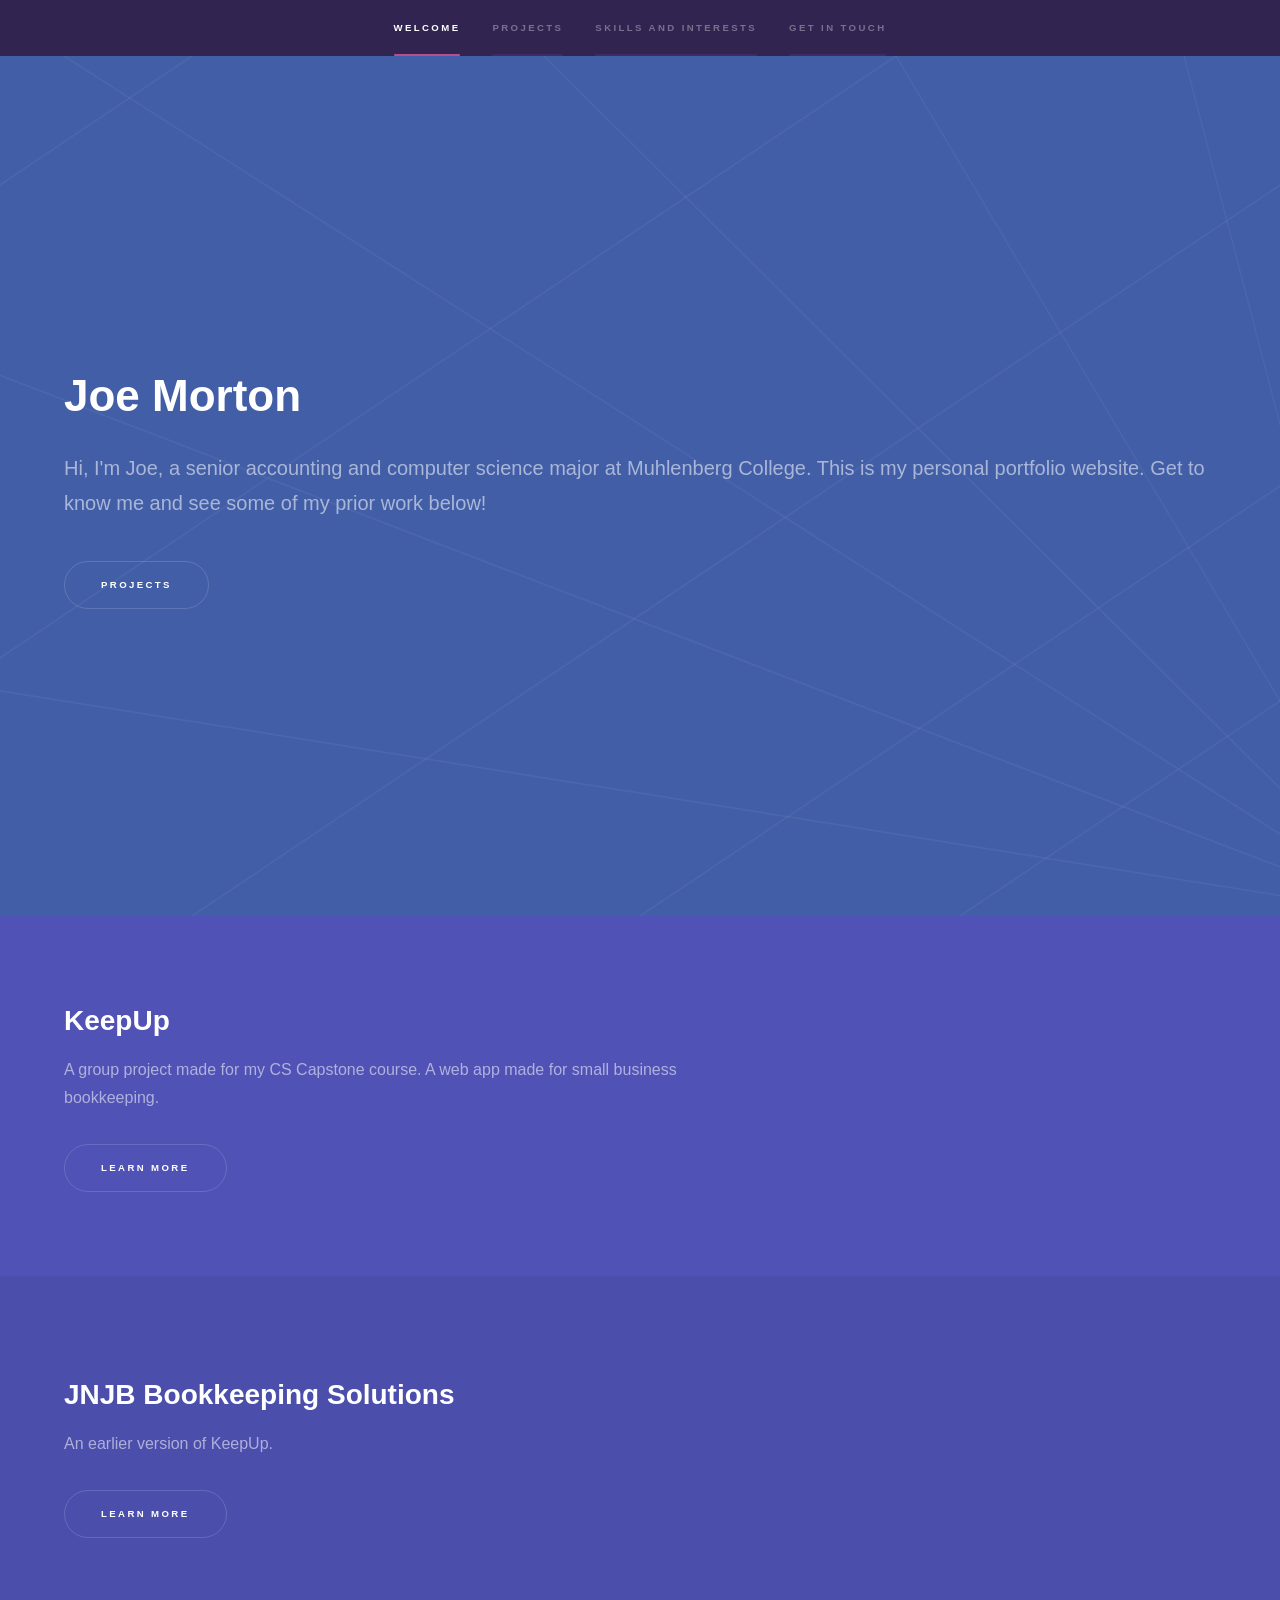
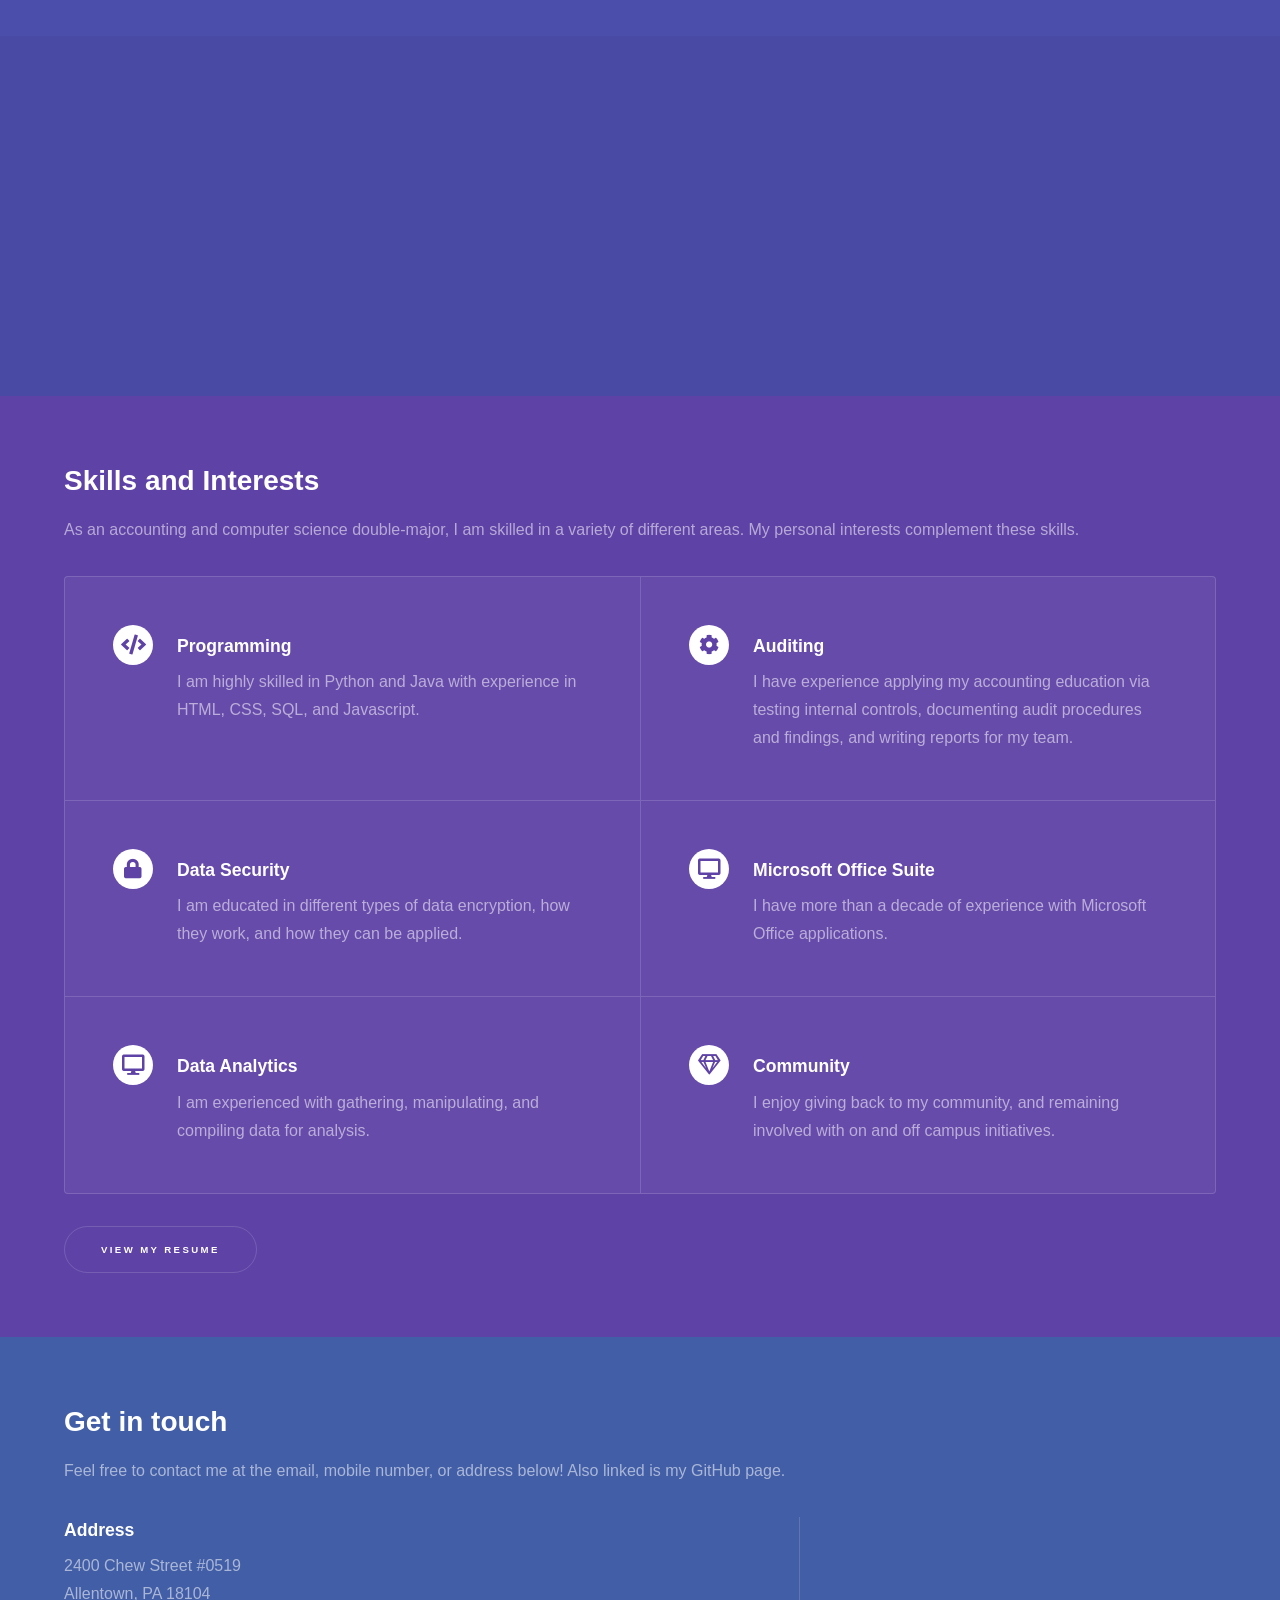
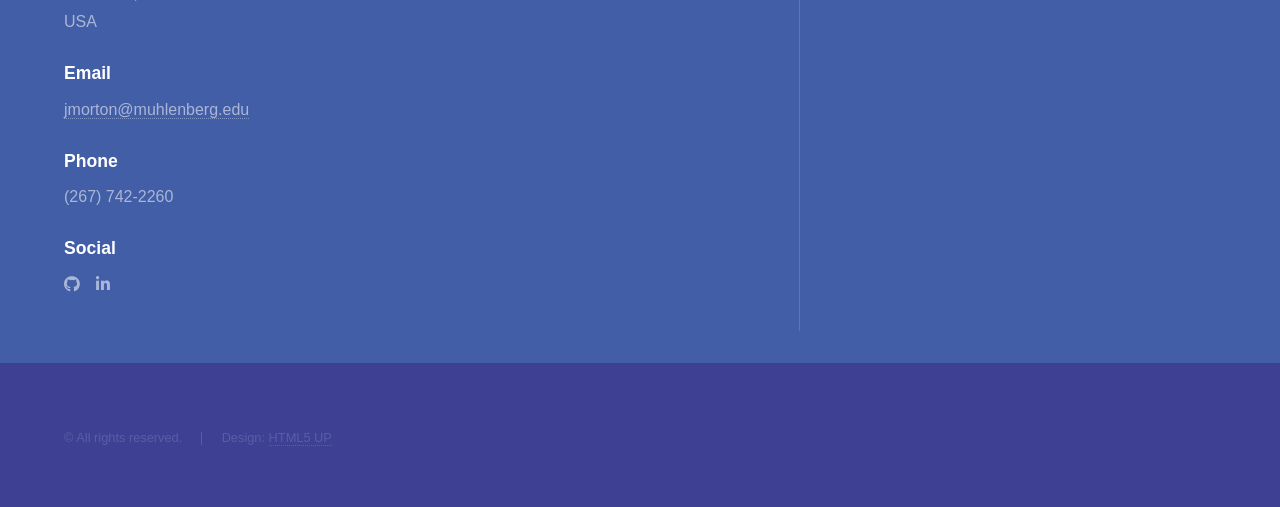
<file: html5up-hyperspace/index.html>
<!DOCTYPE HTML>
<!--
	Hyperspace by HTML5 UP
	html5up.net | @ajlkn
	Free for personal and commercial use under the CCA 3.0 license (html5up.net/license)
-->
<html>
	<head>
		<title>Joe Morton Personal Portfolio</title>
		<meta charset="utf-8" />
		<meta name="viewport" content="width=device-width, initial-scale=1, user-scalable=no" />
		<link rel="stylesheet" href="assets/css/main.css" />
		<noscript><link rel="stylesheet" href="assets/css/noscript.css" /></noscript>
	</head>
	<body class="is-preload">

		<!-- Sidebar -->
			<section id="sidebar">
				<div class="inner">
					<nav>
						<ul>
							<li><a href="#intro">Welcome</a></li>
							<li><a href="#one">Projects</a></li>
							<li><a href="#two">Skills and Interests</a></li>
							<li><a href="#three">Get in touch</a></li>
						</ul>
					</nav>
				</div>
			</section>

		<!-- Wrapper -->
			<div id="wrapper">

				<!-- Intro -->
					<section id="intro" class="wrapper style1 fullscreen fade-up">
						<div class="inner">
							<h1>Joe Morton</h1>
							<p>Hi, I'm Joe, a senior accounting and computer science major at Muhlenberg College. This is my personal portfolio website. Get to know me and see some of my prior work below!</p>
							<ul class="actions">
								<li><a href="#one" class="button scrolly">Projects</a></li>
							</ul>
						</div>
					</section>

				<!-- One -->
					<section id="one" class="wrapper style2 spotlights">
						<section>
							<div class="content">
								<div class="inner">
									<h2>KeepUp</h2>
									<p>A group project made for my CS Capstone course. A web app made for small business bookkeeping.</p>
									<ul class="actions">
										<li><a href="keepUp.html" class="button">Learn more</a></li>
									</ul>
								</div>
							</div>
						</section>
						<section>
							<div class="content">
								<div class="inner">
									<h2>JNJB Bookkeeping Solutions</h2>
									<p>An earlier version of KeepUp.</p>
									<ul class="actions">
										<li><a href="jNJB.html" class="button">Learn more</a></li>
									</ul>
								</div>
							</div>
						</section>
						<section>
							<div class="content">
								<div class="inner">
									<h2>PyAccountant</h2>
									<p>A simple Python program that reads ".csv" type accounting journals and finds errors.</p>
									<ul class="actions">
										<li><a href="pyAccountant.html" class="button">Learn more</a></li>
									</ul>
								</div>
							</div>
						</section>
					</section>

				<!-- Two -->
					<section id="two" class="wrapper style3 fade-up">
						<div class="inner">
							<h2>Skills and Interests</h2>
							<p>As an accounting and computer science double-major, I am skilled in a variety of different areas. My personal interests complement these skills.</p>
							<div class="features">
								<section>
									<span class="icon solid major fa-code"></span>
									<h3>Programming</h3>
									<p>I am highly skilled in Python and Java with experience in HTML, CSS, SQL, and Javascript.</p>
								</section>
								<section>
									<span class="icon solid major fa-cog"></span>
									<h3>Auditing</h3>
									<p>I have experience applying my accounting education via testing internal controls, documenting audit procedures and findings, and writing reports for my team.</p>
								</section>
								<section>
									<span class="icon solid major fa-lock"></span>
									<h3>Data Security</h3>
									<p>I am educated in different types of data encryption, how they work, and how they can be applied.</p>
								</section>
								<section>
									<span class="icon solid major fa-desktop"></span>
									<h3>Microsoft Office Suite</h3>
									<p>I have more than a decade of experience with Microsoft Office applications.</p>
								</section>
								<section>
									<span class="icon solid major fa-desktop"></span>
									<h3>Data Analytics</h3>
									<p>I am experienced with gathering, manipulating, and compiling data for analysis.</p>
								</section>
								<section>
									<span class="icon major fa-gem"></span>
									<h3>Community</h3>
									<p>I enjoy giving back to my community, and remaining involved with on and off campus initiatives.</p>
								</section>
							</div>
							<ul class="actions">
								<li><a href="Joseph Morton Resume.pdf" class="button">View my resume</a></li>
							</ul>
						</div>
					</section>

				<!-- Three -->
					<section id="three" class="wrapper style1 fade-up">
						<div class="inner">
							<h2>Get in touch</h2>
							<p>Feel free to contact me at the email, mobile number, or address below! Also linked is my GitHub page.</p>
							<div class="split style1">
								<section>
									<ul class="contact">
										<li>
											<h3>Address</h3>
											<span>2400 Chew Street #0519<br />
											Allentown, PA 18104<br />
											USA</span>
										</li>
										<li>
											<h3>Email</h3>
											<a href="">jmorton@muhlenberg.edu</a>
										</li>
										<li>
											<h3>Phone</h3>
											<span>(267) 742-2260</span>
										</li>
										<li>
											<h3>Social</h3>
											<ul class="icons">
												<li><a href="https://github.com/jmorton071" class="icon brands fa-github"><span class="label">GitHub</span></a></li>
												<li><a href="https://www.linkedin.com/in/joe-morton-667a39274" class="icon brands fa-linkedin-in"><span class="label">LinkedIn</span></a></li>
											</ul>
										</li>
									</ul>
								</section>
							</div>
						</div>
					</section>

			</div>

		<!-- Footer -->
			<footer id="footer" class="wrapper style2-alt">
				<div class="inner">
					<ul class="menu">
						<li>&copy; All rights reserved.</li><li>Design: <a href="http://html5up.net">HTML5 UP</a></li>
					</ul>
				</div>
			</footer>

		<!-- Scripts -->
			<script src="assets/js/jquery.min.js"></script>
			<script src="assets/js/jquery.scrollex.min.js"></script>
			<script src="assets/js/jquery.scrolly.min.js"></script>
			<script src="assets/js/browser.min.js"></script>
			<script src="assets/js/breakpoints.min.js"></script>
			<script src="assets/js/util.js"></script>
			<script src="assets/js/main.js"></script>

	</body>
</html>
</file>
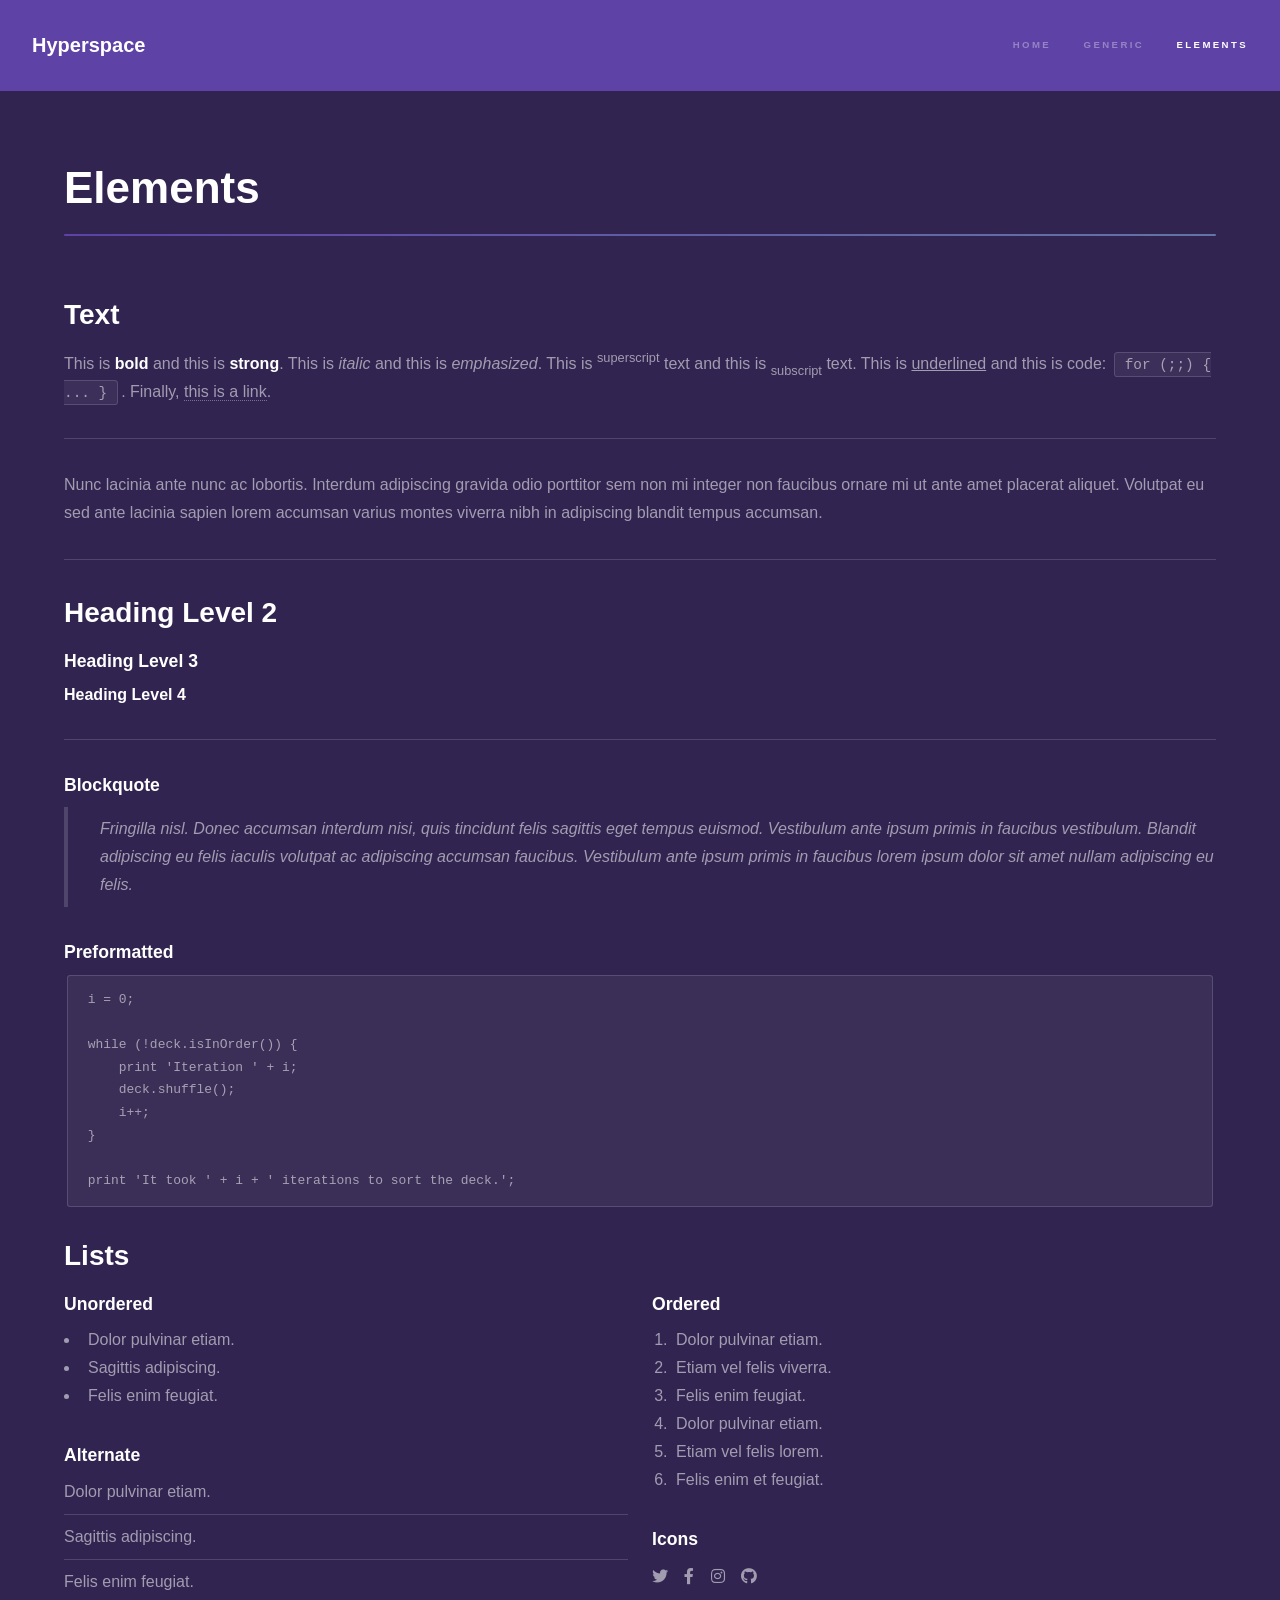
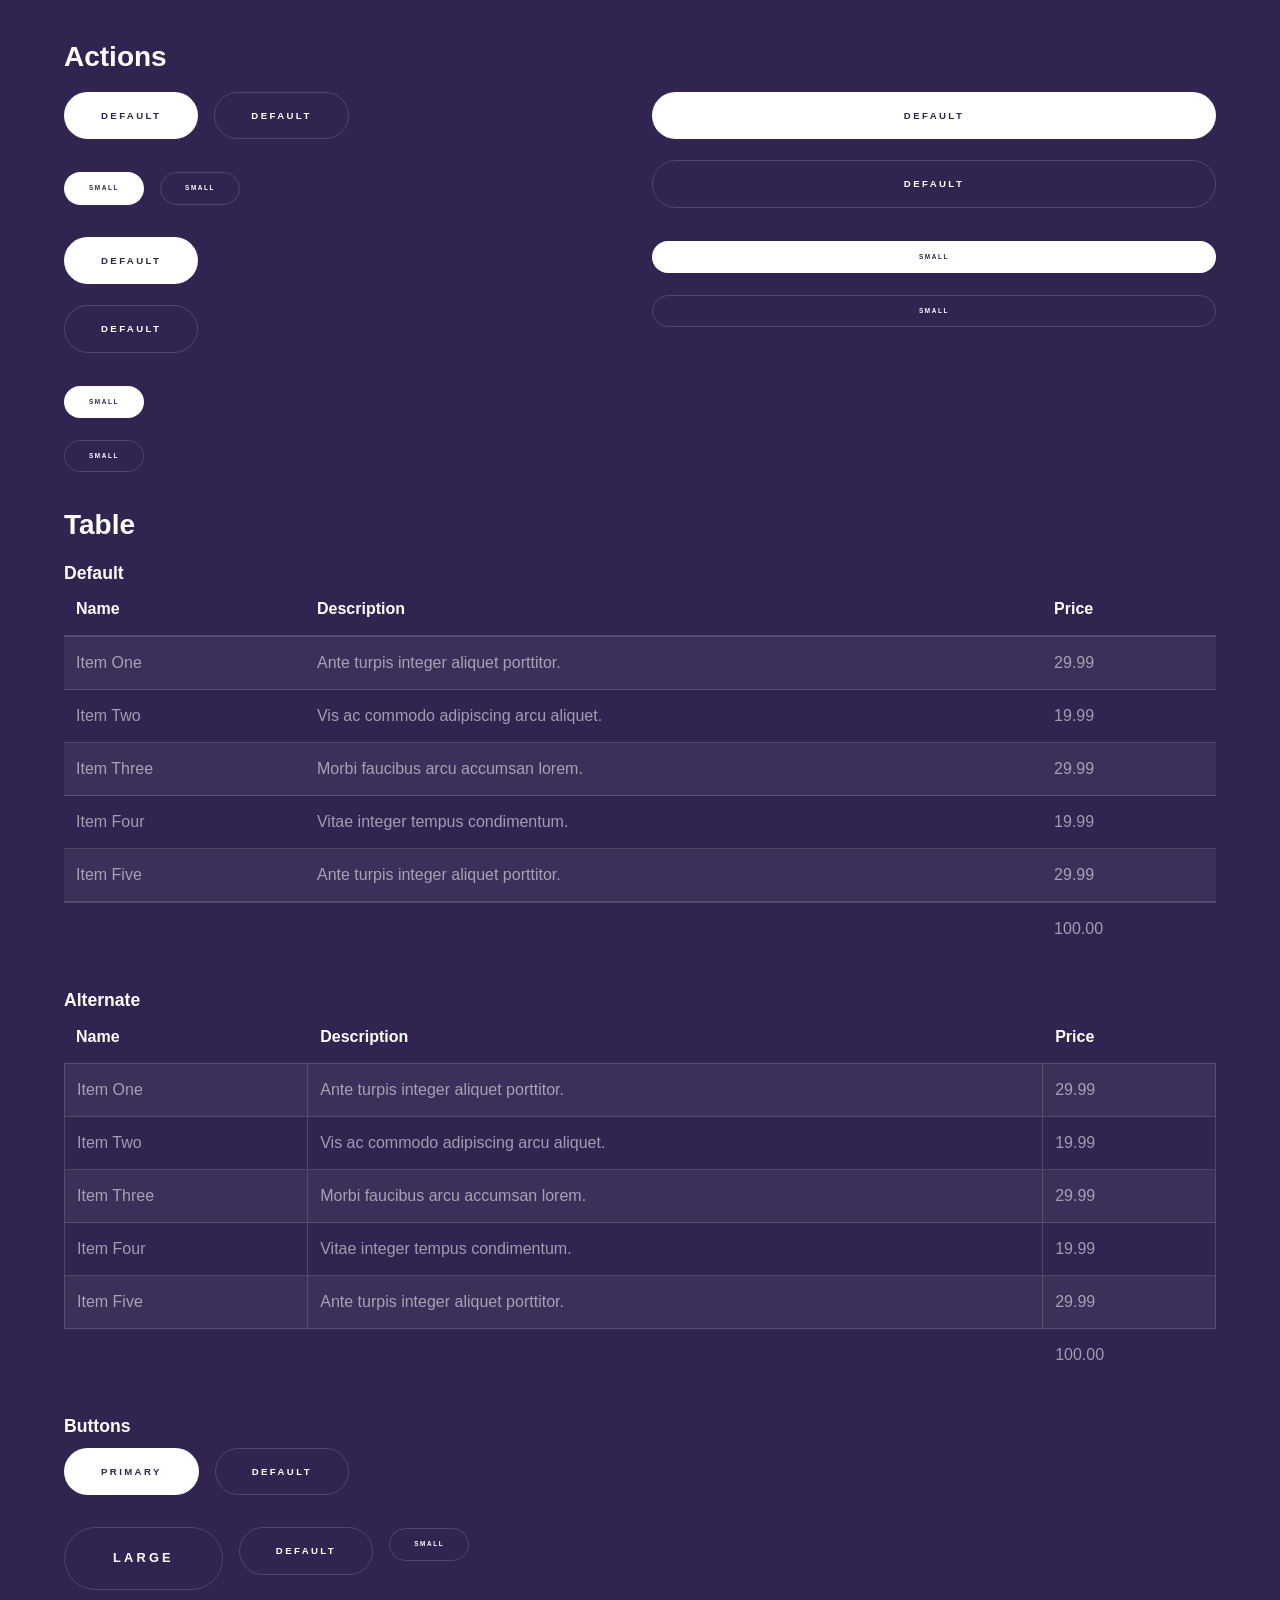
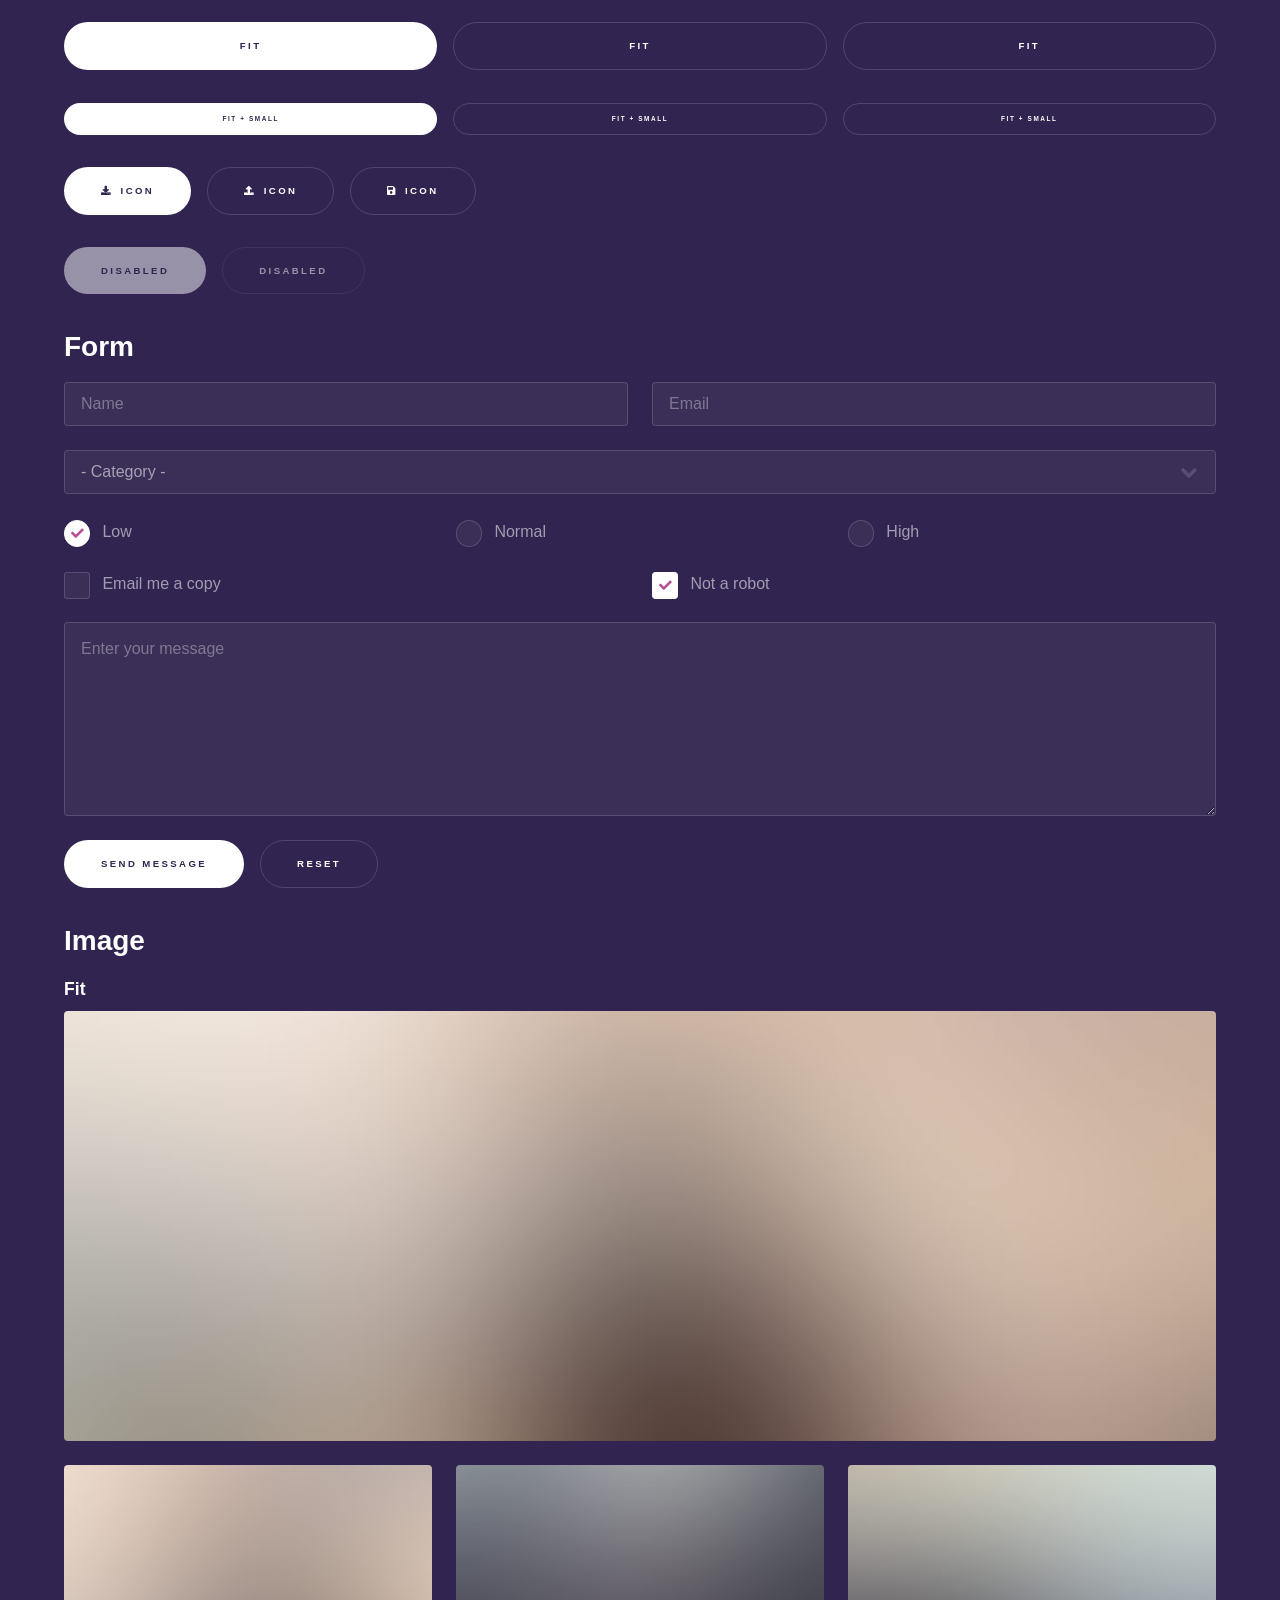
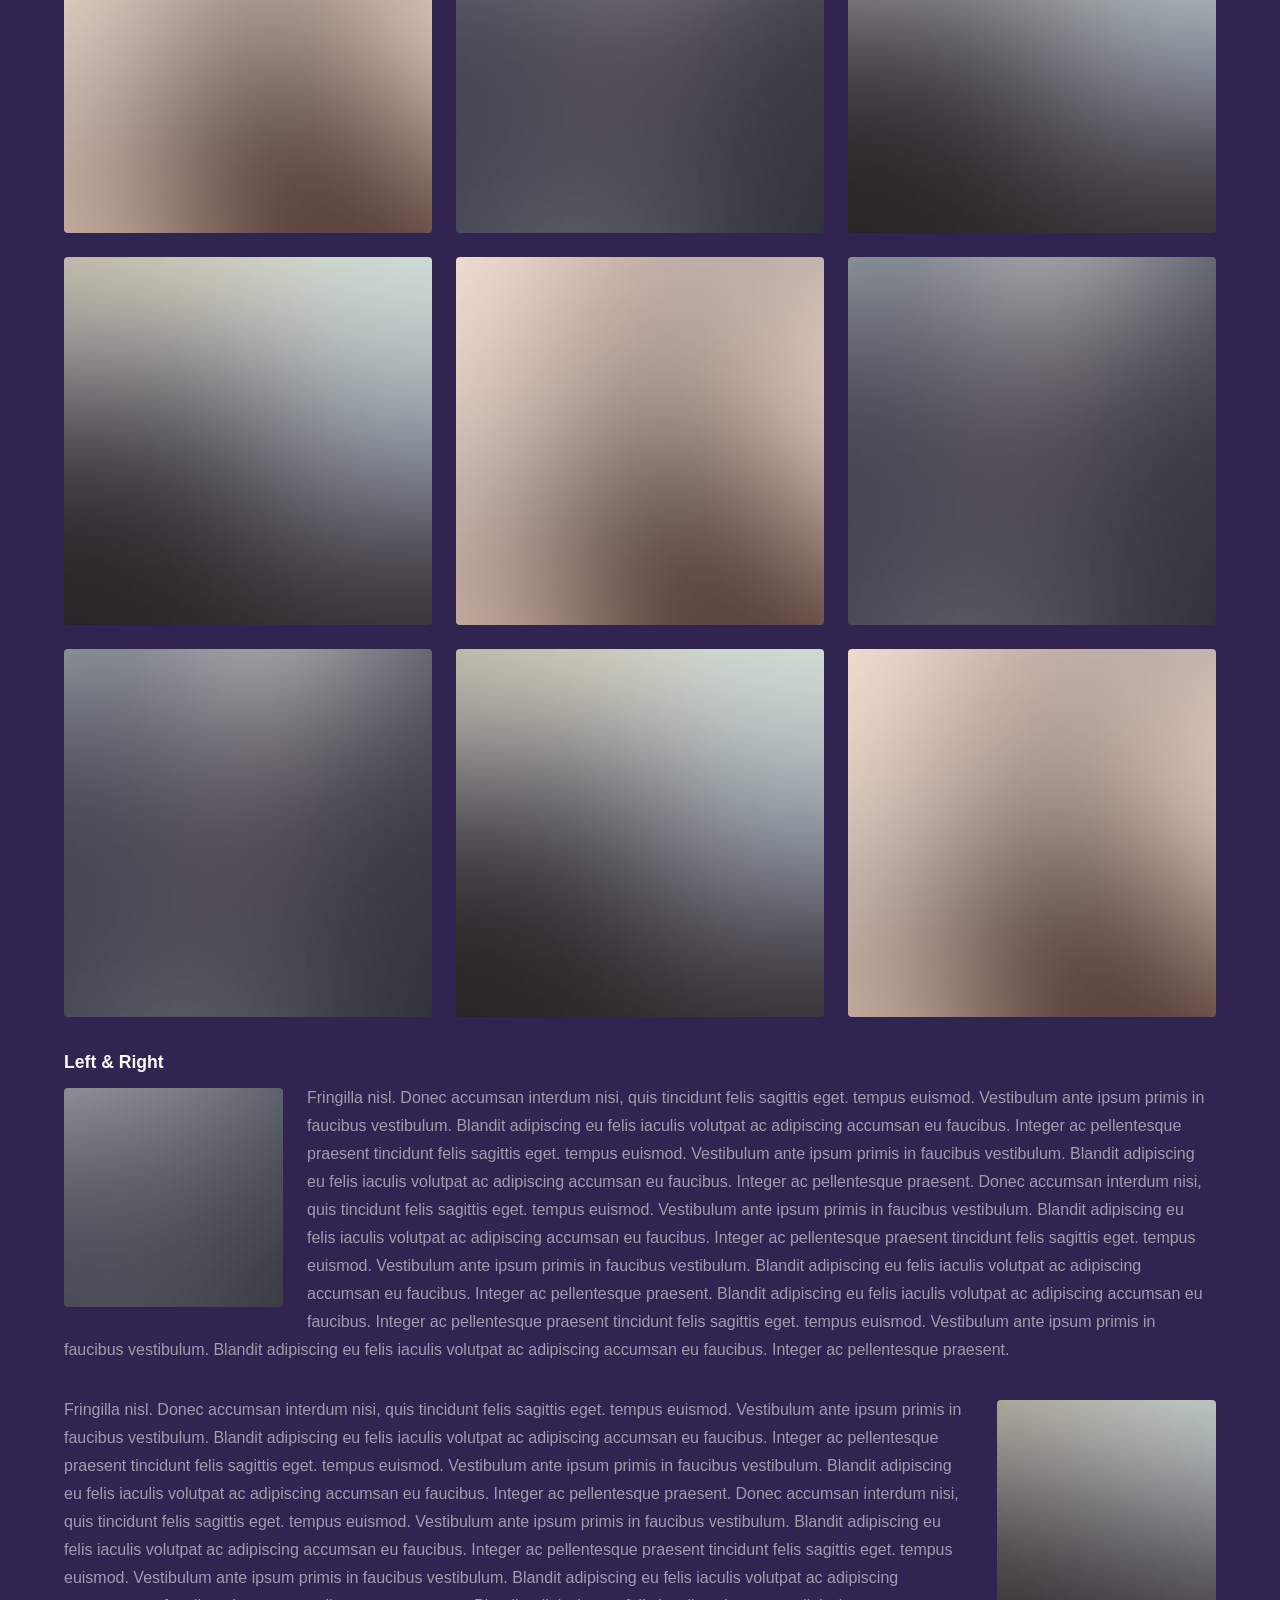
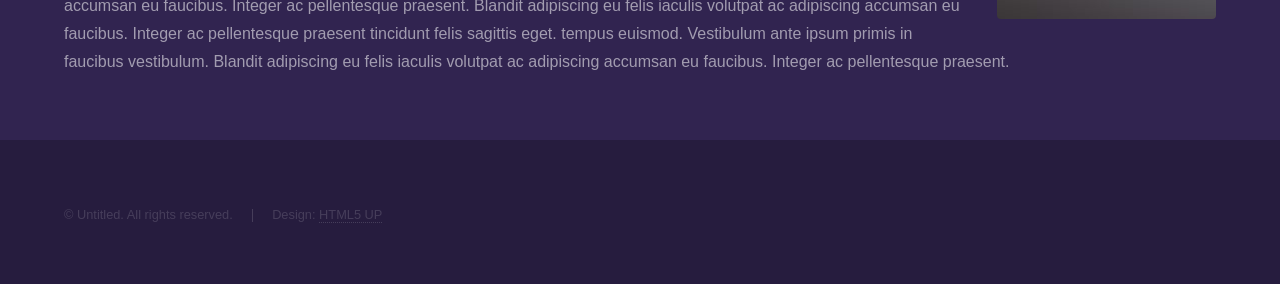
<file: html5up-hyperspace/elements.html>
<!DOCTYPE HTML>
<!--
	Hyperspace by HTML5 UP
	html5up.net | @ajlkn
	Free for personal and commercial use under the CCA 3.0 license (html5up.net/license)
-->
<html>
	<head>
		<title>Elements - Hyperspace by HTML5 UP</title>
		<meta charset="utf-8" />
		<meta name="viewport" content="width=device-width, initial-scale=1, user-scalable=no" />
		<link rel="stylesheet" href="assets/css/main.css" />
		<noscript><link rel="stylesheet" href="assets/css/noscript.css" /></noscript>
	</head>
	<body class="is-preload">

		<!-- Header -->
			<header id="header">
				<a href="index.html" class="title">Hyperspace</a>
				<nav>
					<ul>
						<li><a href="index.html">Home</a></li>
						<li><a href="generic.html">Generic</a></li>
						<li><a href="elements.html"  class="active">Elements</a></li>
					</ul>
				</nav>
			</header>

		<!-- Wrapper -->
			<div id="wrapper">

				<!-- Main -->
					<section id="main" class="wrapper">
						<div class="inner">
							<h1 class="major">Elements</h1>

							<!-- Text -->
								<section>
									<h2>Text</h2>
									<p>This is <b>bold</b> and this is <strong>strong</strong>. This is <i>italic</i> and this is <em>emphasized</em>.
									This is <sup>superscript</sup> text and this is <sub>subscript</sub> text.
									This is <u>underlined</u> and this is code: <code>for (;;) { ... }</code>. Finally, <a href="#">this is a link</a>.</p>
									<hr />
									<p>Nunc lacinia ante nunc ac lobortis. Interdum adipiscing gravida odio porttitor sem non mi integer non faucibus ornare mi ut ante amet placerat aliquet. Volutpat eu sed ante lacinia sapien lorem accumsan varius montes viverra nibh in adipiscing blandit tempus accumsan.</p>
									<hr />
									<h2>Heading Level 2</h2>
									<h3>Heading Level 3</h3>
									<h4>Heading Level 4</h4>
									<hr />
									<h3>Blockquote</h3>
									<blockquote>Fringilla nisl. Donec accumsan interdum nisi, quis tincidunt felis sagittis eget tempus euismod. Vestibulum ante ipsum primis in faucibus vestibulum. Blandit adipiscing eu felis iaculis volutpat ac adipiscing accumsan faucibus. Vestibulum ante ipsum primis in faucibus lorem ipsum dolor sit amet nullam adipiscing eu felis.</blockquote>
									<h3>Preformatted</h3>
									<pre><code>i = 0;

while (!deck.isInOrder()) {
    print 'Iteration ' + i;
    deck.shuffle();
    i++;
}

print 'It took ' + i + ' iterations to sort the deck.';</code></pre>
								</section>

							<!-- Lists -->
								<section>
									<h2>Lists</h2>
									<div class="row">
										<div class="col-6 col-12-medium">
											<h3>Unordered</h3>
											<ul>
												<li>Dolor pulvinar etiam.</li>
												<li>Sagittis adipiscing.</li>
												<li>Felis enim feugiat.</li>
											</ul>
											<h3>Alternate</h3>
											<ul class="alt">
												<li>Dolor pulvinar etiam.</li>
												<li>Sagittis adipiscing.</li>
												<li>Felis enim feugiat.</li>
											</ul>
										</div>
										<div class="col-6 col-12-medium">
											<h3>Ordered</h3>
											<ol>
												<li>Dolor pulvinar etiam.</li>
												<li>Etiam vel felis viverra.</li>
												<li>Felis enim feugiat.</li>
												<li>Dolor pulvinar etiam.</li>
												<li>Etiam vel felis lorem.</li>
												<li>Felis enim et feugiat.</li>
											</ol>
											<h3>Icons</h3>
											<ul class="icons">
												<li><a href="#" class="icon brands fa-twitter"><span class="label">Twitter</span></a></li>
												<li><a href="#" class="icon brands fa-facebook-f"><span class="label">Facebook</span></a></li>
												<li><a href="#" class="icon brands fa-instagram"><span class="label">Instagram</span></a></li>
												<li><a href="#" class="icon brands fa-github"><span class="label">Github</span></a></li>
											</ul>
										</div>
									</div>
									<h2>Actions</h2>
									<div class="row">
										<div class="col-6 col-12-medium">
											<ul class="actions">
												<li><a href="#" class="button primary">Default</a></li>
												<li><a href="#" class="button">Default</a></li>
											</ul>
											<ul class="actions small">
												<li><a href="#" class="button primary small">Small</a></li>
												<li><a href="#" class="button small">Small</a></li>
											</ul>
											<ul class="actions stacked">
												<li><a href="#" class="button primary">Default</a></li>
												<li><a href="#" class="button">Default</a></li>
											</ul>
											<ul class="actions stacked">
												<li><a href="#" class="button primary small">Small</a></li>
												<li><a href="#" class="button small">Small</a></li>
											</ul>
										</div>
										<div class="col-6 col-12-medium">
											<ul class="actions stacked">
												<li><a href="#" class="button primary fit">Default</a></li>
												<li><a href="#" class="button fit">Default</a></li>
											</ul>
											<ul class="actions stacked">
												<li><a href="#" class="button primary small fit">Small</a></li>
												<li><a href="#" class="button small fit">Small</a></li>
											</ul>
										</div>
									</div>
								</section>

							<!-- Table -->
								<section>
									<h2>Table</h2>
									<h3>Default</h3>
									<div class="table-wrapper">
										<table>
											<thead>
												<tr>
													<th>Name</th>
													<th>Description</th>
													<th>Price</th>
												</tr>
											</thead>
											<tbody>
												<tr>
													<td>Item One</td>
													<td>Ante turpis integer aliquet porttitor.</td>
													<td>29.99</td>
												</tr>
												<tr>
													<td>Item Two</td>
													<td>Vis ac commodo adipiscing arcu aliquet.</td>
													<td>19.99</td>
												</tr>
												<tr>
													<td>Item Three</td>
													<td> Morbi faucibus arcu accumsan lorem.</td>
													<td>29.99</td>
												</tr>
												<tr>
													<td>Item Four</td>
													<td>Vitae integer tempus condimentum.</td>
													<td>19.99</td>
												</tr>
												<tr>
													<td>Item Five</td>
													<td>Ante turpis integer aliquet porttitor.</td>
													<td>29.99</td>
												</tr>
											</tbody>
											<tfoot>
												<tr>
													<td colspan="2"></td>
													<td>100.00</td>
												</tr>
											</tfoot>
										</table>
									</div>

									<h3>Alternate</h3>
									<div class="table-wrapper">
										<table class="alt">
											<thead>
												<tr>
													<th>Name</th>
													<th>Description</th>
													<th>Price</th>
												</tr>
											</thead>
											<tbody>
												<tr>
													<td>Item One</td>
													<td>Ante turpis integer aliquet porttitor.</td>
													<td>29.99</td>
												</tr>
												<tr>
													<td>Item Two</td>
													<td>Vis ac commodo adipiscing arcu aliquet.</td>
													<td>19.99</td>
												</tr>
												<tr>
													<td>Item Three</td>
													<td> Morbi faucibus arcu accumsan lorem.</td>
													<td>29.99</td>
												</tr>
												<tr>
													<td>Item Four</td>
													<td>Vitae integer tempus condimentum.</td>
													<td>19.99</td>
												</tr>
												<tr>
													<td>Item Five</td>
													<td>Ante turpis integer aliquet porttitor.</td>
													<td>29.99</td>
												</tr>
											</tbody>
											<tfoot>
												<tr>
													<td colspan="2"></td>
													<td>100.00</td>
												</tr>
											</tfoot>
										</table>
									</div>
								</section>

							<!-- Buttons -->
								<section>
									<h3>Buttons</h3>
									<ul class="actions">
										<li><a href="#" class="button primary">Primary</a></li>
										<li><a href="#" class="button">Default</a></li>
									</ul>
									<ul class="actions">
										<li><a href="#" class="button large">Large</a></li>
										<li><a href="#" class="button">Default</a></li>
										<li><a href="#" class="button small">Small</a></li>
									</ul>
									<ul class="actions fit">
										<li><a href="#" class="button primary fit">Fit</a></li>
										<li><a href="#" class="button fit">Fit</a></li>
										<li><a href="#" class="button fit">Fit</a></li>
									</ul>
									<ul class="actions fit small">
										<li><a href="#" class="button primary fit small">Fit + Small</a></li>
										<li><a href="#" class="button fit small">Fit + Small</a></li>
										<li><a href="#" class="button fit small">Fit + Small</a></li>
									</ul>
									<ul class="actions">
										<li><a href="#" class="button primary icon solid fa-download">Icon</a></li>
										<li><a href="#" class="button icon solid fa-upload">Icon</a></li>
										<li><a href="#" class="button icon solid fa-save">Icon</a></li>
									</ul>
									<ul class="actions">
										<li><span class="button primary disabled">Disabled</span></li>
										<li><span class="button disabled">Disabled</span></li>
									</ul>
								</section>

							<!-- Form -->
								<section>
									<h2>Form</h2>
									<form method="post" action="#">
										<div class="row gtr-uniform">
											<div class="col-6 col-12-xsmall">
												<input type="text" name="demo-name" id="demo-name" value="" placeholder="Name" />
											</div>
											<div class="col-6 col-12-xsmall">
												<input type="email" name="demo-email" id="demo-email" value="" placeholder="Email" />
											</div>
											<div class="col-12">
												<select name="demo-category" id="demo-category">
													<option value="">- Category -</option>
													<option value="1">Manufacturing</option>
													<option value="1">Shipping</option>
													<option value="1">Administration</option>
													<option value="1">Human Resources</option>
												</select>
											</div>
											<div class="col-4 col-12-small">
												<input type="radio" id="demo-priority-low" name="demo-priority" checked>
												<label for="demo-priority-low">Low</label>
											</div>
											<div class="col-4 col-12-small">
												<input type="radio" id="demo-priority-normal" name="demo-priority">
												<label for="demo-priority-normal">Normal</label>
											</div>
											<div class="col-4 col-12-small">
												<input type="radio" id="demo-priority-high" name="demo-priority">
												<label for="demo-priority-high">High</label>
											</div>
											<div class="col-6 col-12-small">
												<input type="checkbox" id="demo-copy" name="demo-copy">
												<label for="demo-copy">Email me a copy</label>
											</div>
											<div class="col-6 col-12-small">
												<input type="checkbox" id="demo-human" name="demo-human" checked>
												<label for="demo-human">Not a robot</label>
											</div>
											<div class="col-12">
												<textarea name="demo-message" id="demo-message" placeholder="Enter your message" rows="6"></textarea>
											</div>
											<div class="col-12">
												<ul class="actions">
													<li><input type="submit" value="Send Message" class="primary" /></li>
													<li><input type="reset" value="Reset" /></li>
												</ul>
											</div>
										</div>
									</form>
								</section>

							<!-- Image -->
								<section>
									<h2>Image</h2>
									<h3>Fit</h3>
									<div class="box alt">
										<div class="row gtr-uniform">
											<div class="col-12"><span class="image fit"><img src="images/pic04.jpg" alt="" /></span></div>
											<div class="col-4"><span class="image fit"><img src="images/pic01.jpg" alt="" /></span></div>
											<div class="col-4"><span class="image fit"><img src="images/pic02.jpg" alt="" /></span></div>
											<div class="col-4"><span class="image fit"><img src="images/pic03.jpg" alt="" /></span></div>
											<div class="col-4"><span class="image fit"><img src="images/pic03.jpg" alt="" /></span></div>
											<div class="col-4"><span class="image fit"><img src="images/pic01.jpg" alt="" /></span></div>
											<div class="col-4"><span class="image fit"><img src="images/pic02.jpg" alt="" /></span></div>
											<div class="col-4"><span class="image fit"><img src="images/pic02.jpg" alt="" /></span></div>
											<div class="col-4"><span class="image fit"><img src="images/pic03.jpg" alt="" /></span></div>
											<div class="col-4"><span class="image fit"><img src="images/pic01.jpg" alt="" /></span></div>
										</div>
									</div>
									<h3>Left &amp; Right</h3>
									<p><span class="image left"><img src="images/pic05.jpg" alt="" /></span>Fringilla nisl. Donec accumsan interdum nisi, quis tincidunt felis sagittis eget. tempus euismod. Vestibulum ante ipsum primis in faucibus vestibulum. Blandit adipiscing eu felis iaculis volutpat ac adipiscing accumsan eu faucibus. Integer ac pellentesque praesent tincidunt felis sagittis eget. tempus euismod. Vestibulum ante ipsum primis in faucibus vestibulum. Blandit adipiscing eu felis iaculis volutpat ac adipiscing accumsan eu faucibus. Integer ac pellentesque praesent. Donec accumsan interdum nisi, quis tincidunt felis sagittis eget. tempus euismod. Vestibulum ante ipsum primis in faucibus vestibulum. Blandit adipiscing eu felis iaculis volutpat ac adipiscing accumsan eu faucibus. Integer ac pellentesque praesent tincidunt felis sagittis eget. tempus euismod. Vestibulum ante ipsum primis in faucibus vestibulum. Blandit adipiscing eu felis iaculis volutpat ac adipiscing accumsan eu faucibus. Integer ac pellentesque praesent. Blandit adipiscing eu felis iaculis volutpat ac adipiscing accumsan eu faucibus. Integer ac pellentesque praesent tincidunt felis sagittis eget. tempus euismod. Vestibulum ante ipsum primis in faucibus vestibulum. Blandit adipiscing eu felis iaculis volutpat ac adipiscing accumsan eu faucibus. Integer ac pellentesque praesent.</p>
									<p><span class="image right"><img src="images/pic06.jpg" alt="" /></span>Fringilla nisl. Donec accumsan interdum nisi, quis tincidunt felis sagittis eget. tempus euismod. Vestibulum ante ipsum primis in faucibus vestibulum. Blandit adipiscing eu felis iaculis volutpat ac adipiscing accumsan eu faucibus. Integer ac pellentesque praesent tincidunt felis sagittis eget. tempus euismod. Vestibulum ante ipsum primis in faucibus vestibulum. Blandit adipiscing eu felis iaculis volutpat ac adipiscing accumsan eu faucibus. Integer ac pellentesque praesent. Donec accumsan interdum nisi, quis tincidunt felis sagittis eget. tempus euismod. Vestibulum ante ipsum primis in faucibus vestibulum. Blandit adipiscing eu felis iaculis volutpat ac adipiscing accumsan eu faucibus. Integer ac pellentesque praesent tincidunt felis sagittis eget. tempus euismod. Vestibulum ante ipsum primis in faucibus vestibulum. Blandit adipiscing eu felis iaculis volutpat ac adipiscing accumsan eu faucibus. Integer ac pellentesque praesent. Blandit adipiscing eu felis iaculis volutpat ac adipiscing accumsan eu faucibus. Integer ac pellentesque praesent tincidunt felis sagittis eget. tempus euismod. Vestibulum ante ipsum primis in faucibus vestibulum. Blandit adipiscing eu felis iaculis volutpat ac adipiscing accumsan eu faucibus. Integer ac pellentesque praesent.</p>
								</section>

						</div>
					</section>

			</div>

		<!-- Footer -->
			<footer id="footer" class="wrapper alt">
				<div class="inner">
					<ul class="menu">
						<li>&copy; Untitled. All rights reserved.</li><li>Design: <a href="http://html5up.net">HTML5 UP</a></li>
					</ul>
				</div>
			</footer>

		<!-- Scripts -->
			<script src="assets/js/jquery.min.js"></script>
			<script src="assets/js/jquery.scrollex.min.js"></script>
			<script src="assets/js/jquery.scrolly.min.js"></script>
			<script src="assets/js/browser.min.js"></script>
			<script src="assets/js/breakpoints.min.js"></script>
			<script src="assets/js/util.js"></script>
			<script src="assets/js/main.js"></script>

	</body>
</html>
</file>
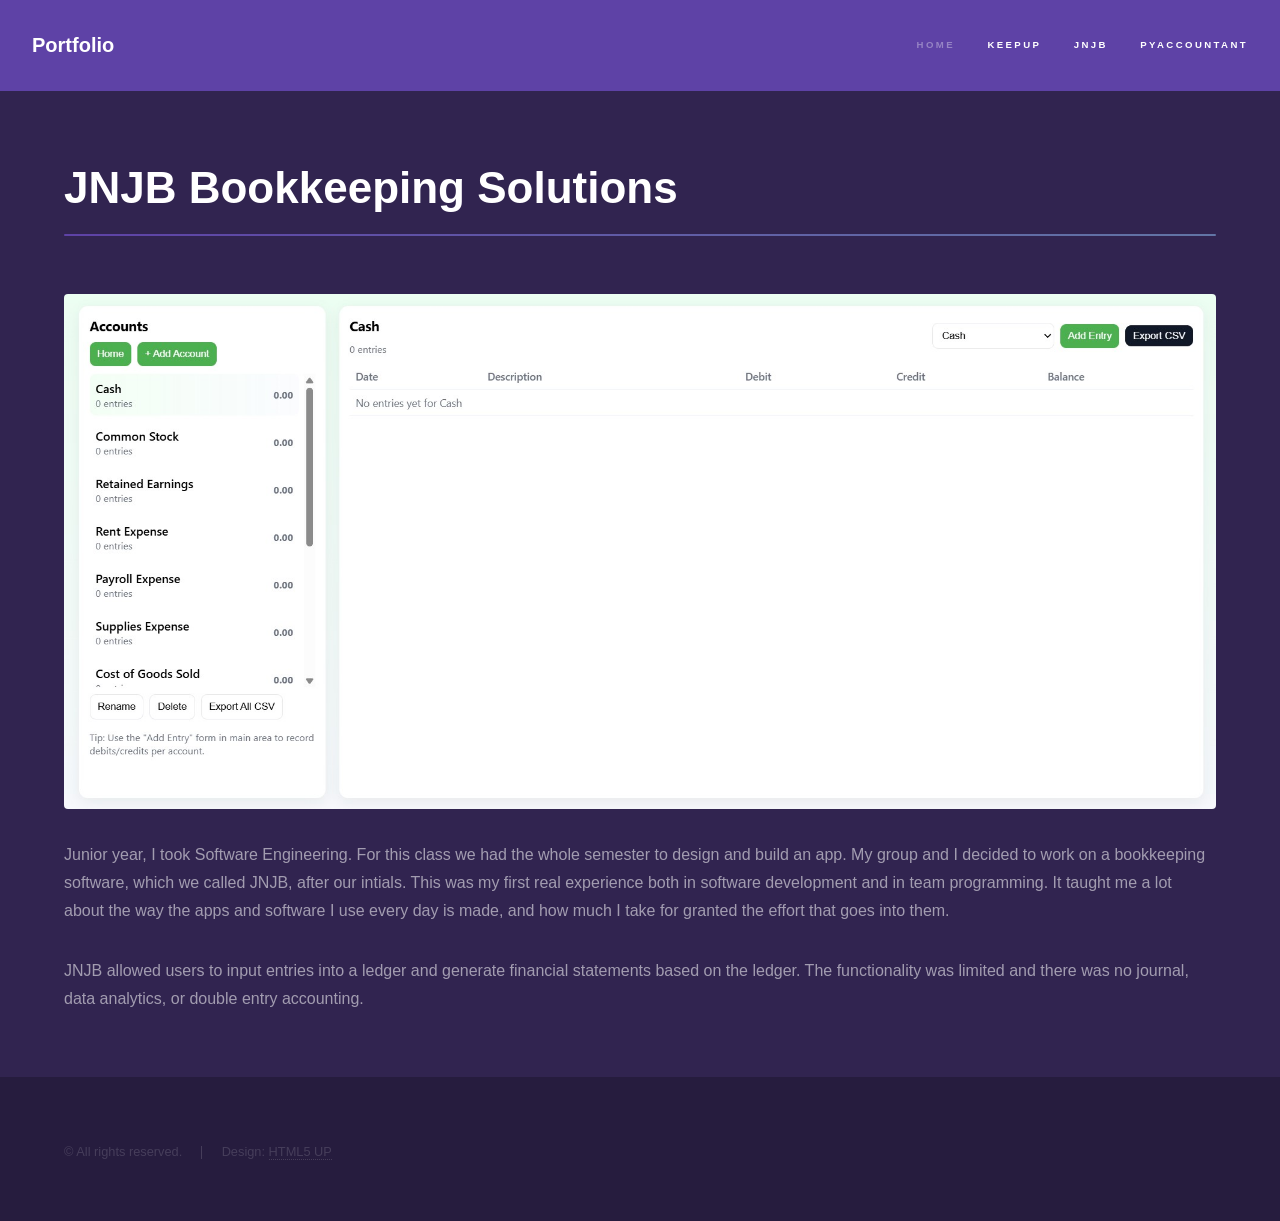
<file: html5up-hyperspace/jNJB.html>
<!DOCTYPE HTML>
<!--
	Hyperspace by HTML5 UP
	html5up.net | @ajlkn
	Free for personal and commercial use under the CCA 3.0 license (html5up.net/license)
-->
<html>
	<head>
		<title>JNJB Bookkeeping Solutions</title>
		<meta charset="utf-8" />
		<meta name="viewport" content="width=device-width, initial-scale=1, user-scalable=no" />
		<link rel="stylesheet" href="assets/css/main.css" />
		<noscript><link rel="stylesheet" href="assets/css/noscript.css" /></noscript>
	</head>
	<body class="is-preload">

		<!-- Header -->
			<header id="header">
				<a href="index.html" class="title">Portfolio</a>
				<nav>
					<ul>
						<li><a href="index.html">Home</a></li>
						<li><a href="keepUp.html" class="active">KeepUp</a></li>
                        <li><a href="jNJB.html" class="active">JNJB</a></li>
                        <li><a href="pyAccountant.html" class="active">PyAccountant</a></li>
					</ul>
				</nav>
			</header>

		<!-- Wrapper -->
			<div id="wrapper">

				<!-- Main -->
					<section id="main" class="wrapper">
						<div class="inner">
							<h1 class="major">JNJB Bookkeeping Solutions</h1>
							<span class="image fit"><img src="images/jNJBSC.jpg" alt="" /></span>
							<p>Junior year, I took Software Engineering. For this class we had the whole semester to design and build an app.
								My group and I decided to work on a bookkeeping software, which we called JNJB, after our intials. This was my 
								first real experience both in software development and in team programming. It taught me a lot about the way 
								the apps and software I use every day is made, and how much I take for granted the effort that goes into them.
							</p>
							<p>JNJB allowed users to input entries into a ledger and generate financial statements based on the ledger. 
								The functionality was limited and there was no journal, data analytics, or double entry accounting.</p>
						</div>
					</section>

			</div>

		<!-- Footer -->
			<footer id="footer" class="wrapper alt">
				<div class="inner">
					<ul class="menu">
						<li>&copy; All rights reserved.</li><li>Design: <a href="http://html5up.net">HTML5 UP</a></li>
					</ul>
				</div>
			</footer>

		<!-- Scripts -->
			<script src="assets/js/jquery.min.js"></script>
			<script src="assets/js/jquery.scrollex.min.js"></script>
			<script src="assets/js/jquery.scrolly.min.js"></script>
			<script src="assets/js/browser.min.js"></script>
			<script src="assets/js/breakpoints.min.js"></script>
			<script src="assets/js/util.js"></script>
			<script src="assets/js/main.js"></script>

	</body>
</html>
</file>
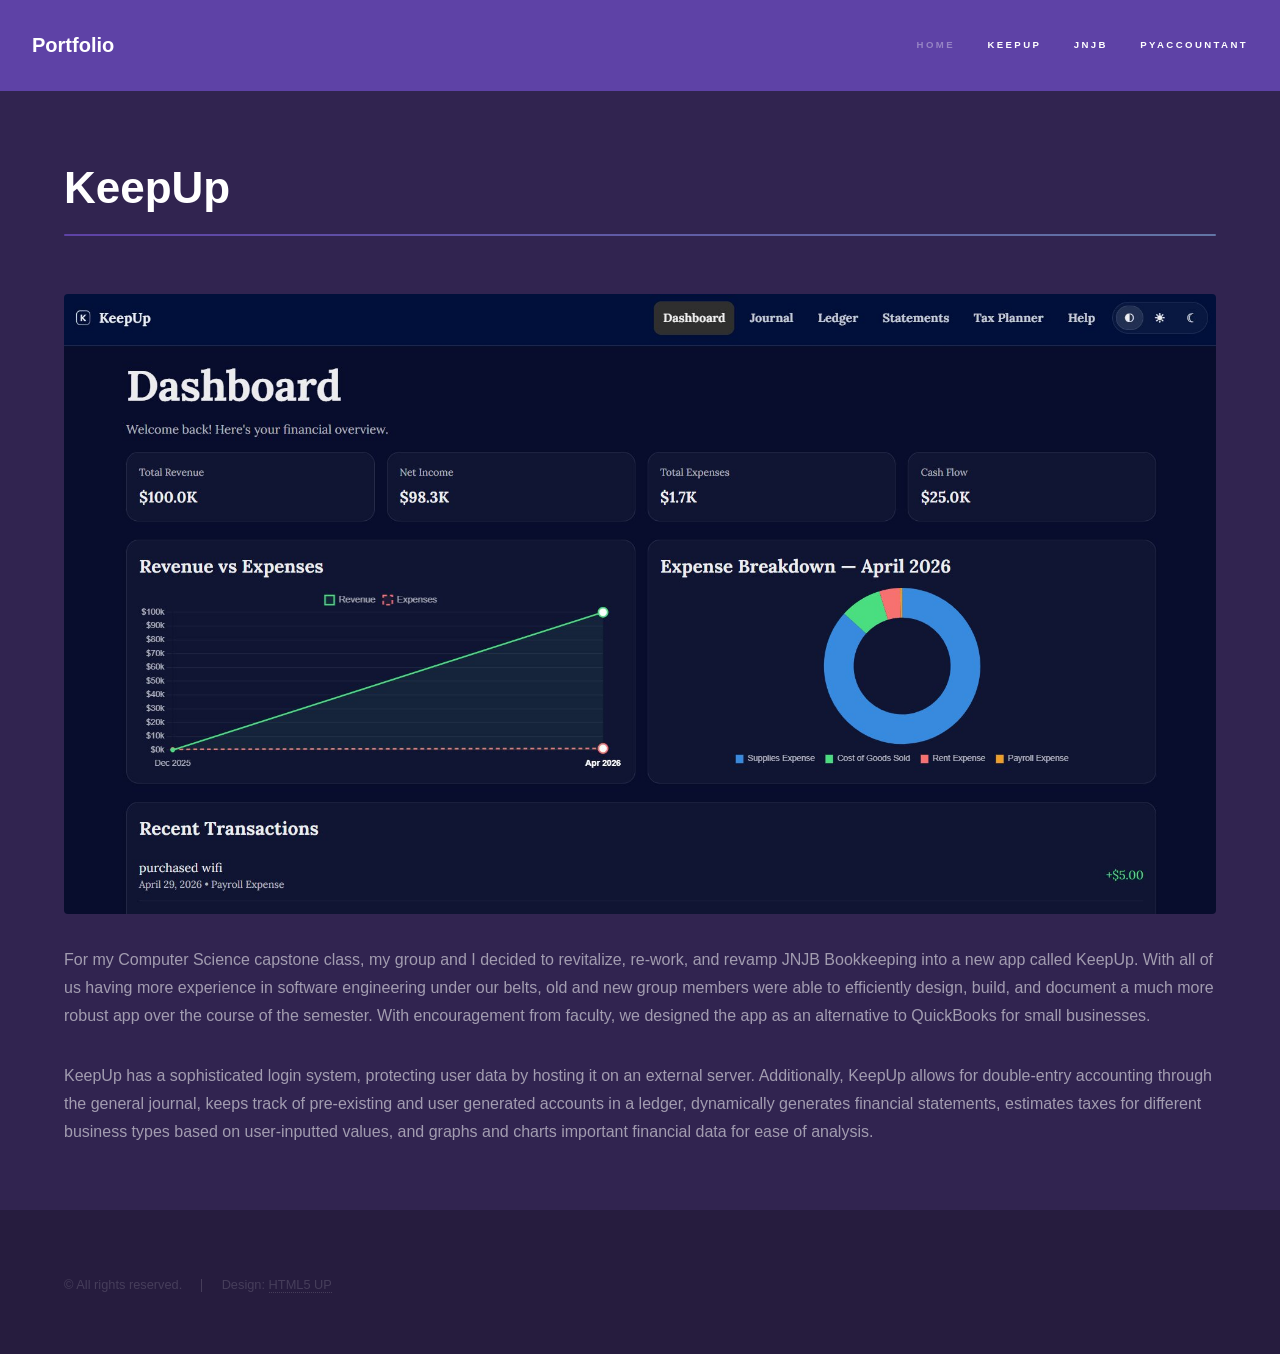
<file: html5up-hyperspace/keepUp.html>
<!DOCTYPE HTML>
<!--
	Hyperspace by HTML5 UP
	html5up.net | @ajlkn
	Free for personal and commercial use under the CCA 3.0 license (html5up.net/license)
-->
<html>
	<head>
		<title>KeepUp</title>
		<meta charset="utf-8" />
		<meta name="viewport" content="width=device-width, initial-scale=1, user-scalable=no" />
		<link rel="stylesheet" href="assets/css/main.css" />
		<noscript><link rel="stylesheet" href="assets/css/noscript.css" /></noscript>
	</head>
	<body class="is-preload">

		<!-- Header -->
			<header id="header">
				<a href="index.html" class="title">Portfolio</a>
				<nav>
					<ul>
						<li><a href="index.html">Home</a></li>
						<li><a href="keepUp.html" class="active">KeepUp</a></li>
                        <li><a href="jNJB.html" class="active">JNJB</a></li>
                        <li><a href="pyAccountant.html" class="active">PyAccountant</a></li>
					</ul>
				</nav>
			</header>

		<!-- Wrapper -->
			<div id="wrapper">

				<!-- Main -->
					<section id="main" class="wrapper">
						<div class="inner">
							<h1 class="major">KeepUp</h1>
							<span class="image fit"><img src="images/keepUpSample.jpg" alt="" /></span>
							<p>For my Computer Science capstone class, my group and I decided to revitalize, re-work, and revamp JNJB Bookkeeping 
								into a new app called KeepUp. With all of us having more experience in software engineering under our belts, old and 
								new group members were able to efficiently design, build, and document a much more robust app over the course of the 
								semester. With encouragement from faculty, we designed the app as an alternative to QuickBooks for small businesses.
							</p>
							<p>KeepUp has a sophisticated login system, protecting user data by hosting it on an external server. Additionally, KeepUp 
								allows for double-entry accounting through the general journal, keeps track of pre-existing and user generated accounts 
								in a ledger, dynamically generates financial statements, estimates taxes for different business types based on user-inputted 
								values, and graphs and charts important financial data for ease of analysis. 
							</p>
						</div>
					</section>

			</div>

		<!-- Footer -->
			<footer id="footer" class="wrapper alt">
				<div class="inner">
					<ul class="menu">
						<li>&copy; All rights reserved.</li><li>Design: <a href="http://html5up.net">HTML5 UP</a></li>
					</ul>
				</div>
			</footer>

		<!-- Scripts -->
			<script src="assets/js/jquery.min.js"></script>
			<script src="assets/js/jquery.scrollex.min.js"></script>
			<script src="assets/js/jquery.scrolly.min.js"></script>
			<script src="assets/js/browser.min.js"></script>
			<script src="assets/js/breakpoints.min.js"></script>
			<script src="assets/js/util.js"></script>
			<script src="assets/js/main.js"></script>

	</body>
</html>
</file>
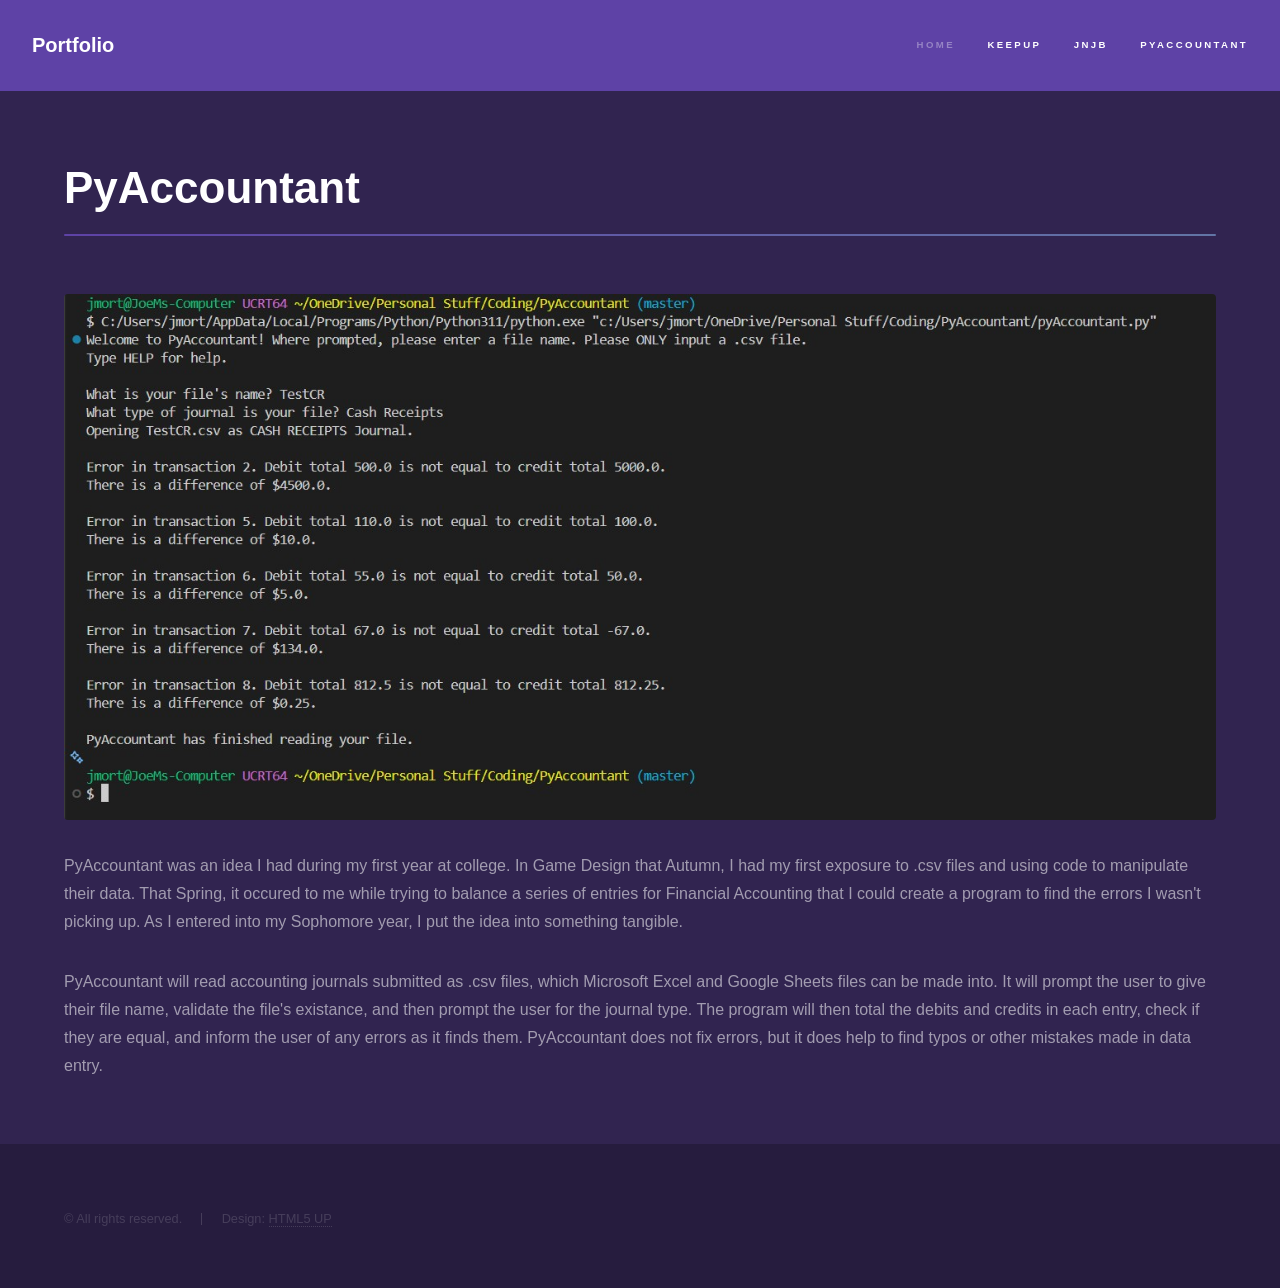
<file: html5up-hyperspace/pyAccountant.html>
<!DOCTYPE HTML>
<!--
	Hyperspace by HTML5 UP
	html5up.net | @ajlkn
	Free for personal and commercial use under the CCA 3.0 license (html5up.net/license)
-->
<html>
	<head>
		<title>PyAccountant</title>
		<meta charset="utf-8" />
		<meta name="viewport" content="width=device-width, initial-scale=1, user-scalable=no" />
		<link rel="stylesheet" href="assets/css/main.css" />
		<noscript><link rel="stylesheet" href="assets/css/noscript.css" /></noscript>
	</head>
	<body class="is-preload">

		<!-- Header -->
			<header id="header">
				<a href="index.html" class="title">Portfolio</a>
				<nav>
					<ul>
						<li><a href="index.html">Home</a></li>
						<li><a href="keepUp.html" class="active">KeepUp</a></li>
                        <li><a href="jNJB.html" class="active">JNJB</a></li>
                        <li><a href="pyAccountant.html" class="active">PyAccountant</a></li>
					</ul>
				</nav>
			</header>

		<!-- Wrapper -->
			<div id="wrapper">

				<!-- Main -->
					<section id="main" class="wrapper">
						<div class="inner">
							<h1 class="major">PyAccountant</h1>
							<span class="image fit"><img src="images/pActSC.jpg" alt="" /></span>
							<p>PyAccountant was an idea I had during my first year at college. In Game Design that Autumn, I had my first exposure 
								to .csv files and using code to manipulate their data. That Spring, it occured to me while trying to balance a 
								series of entries for Financial Accounting that I could create a program to find the errors I wasn't picking up. 
								As I entered into my Sophomore year, I put the idea into something tangible.</p>
							<p>PyAccountant will read accounting journals submitted as .csv files, which Microsoft Excel and Google Sheets files can
								be made into. It will prompt the user to give their file name, validate the file's existance, and then prompt the user
								for the journal type. The program will then total the debits and credits in each entry, check if they are equal, and 
								inform the user of any errors as it finds them. PyAccountant does not fix errors, but it does help to find typos or 
								other mistakes made in data entry.</p>
						</div>
					</section>

			</div>

		<!-- Footer -->
			<footer id="footer" class="wrapper alt">
				<div class="inner">
					<ul class="menu">
						<li>&copy; All rights reserved.</li><li>Design: <a href="http://html5up.net">HTML5 UP</a></li>
					</ul>
				</div>
			</footer>

		<!-- Scripts -->
			<script src="assets/js/jquery.min.js"></script>
			<script src="assets/js/jquery.scrollex.min.js"></script>
			<script src="assets/js/jquery.scrolly.min.js"></script>
			<script src="assets/js/browser.min.js"></script>
			<script src="assets/js/breakpoints.min.js"></script>
			<script src="assets/js/util.js"></script>
			<script src="assets/js/main.js"></script>

	</body>
</html>
</file>
<file: html5up-hyperspace/assets/css/noscript.css>
/*
	Hyperspace by HTML5 UP
	html5up.net | @ajlkn
	Free for personal and commercial use under the CCA 3.0 license (html5up.net/license)
*/

/* Spotlights */

	.spotlights > section > .image:before {
		opacity: 0 !important;
	}

	.spotlights > section > .content > .inner {
		-moz-transform: none !important;
		-webkit-transform: none !important;
		-ms-transform: none !important;
		transform: none !important;
		opacity: 1 !important;
	}

/* Wrapper */

	.wrapper > .inner {
		opacity: 1 !important;
		-moz-transform: none !important;
		-webkit-transform: none !important;
		-ms-transform: none !important;
		transform: none !important;
	}

/* Sidebar */

	#sidebar > .inner {
		opacity: 1 !important;
	}

	#sidebar nav > ul > li {
		-moz-transform: none !important;
		-webkit-transform: none !important;
		-ms-transform: none !important;
		transform: none !important;
		opacity: 1 !important;
	}
</file>
<file: html5up-hyperspace/assets/css/main.css>
@import url(fontawesome-all.min.css);

/*
	Hyperspace by HTML5 UP
	html5up.net | @ajlkn
	Free for personal and commercial use under the CCA 3.0 license (html5up.net/license)
*/

html, body, div, span, applet, object,
iframe, h1, h2, h3, h4, h5, h6, p, blockquote,
pre, a, abbr, acronym, address, big, cite,
code, del, dfn, em, img, ins, kbd, q, s, samp,
small, strike, strong, sub, sup, tt, var, b,
u, i, center, dl, dt, dd, ol, ul, li, fieldset,
form, label, legend, table, caption, tbody,
tfoot, thead, tr, th, td, article, aside,
canvas, details, embed, figure, figcaption,
footer, header, hgroup, menu, nav, output, ruby,
section, summary, time, mark, audio, video {
	margin: 0;
	padding: 0;
	border: 0;
	font-size: 100%;
	font: inherit;
	vertical-align: baseline;}

article, aside, details, figcaption, figure,
footer, header, hgroup, menu, nav, section {
	display: block;}

body {
	line-height: 1;
}

ol, ul {
	list-style: none;
}

blockquote, q {
	quotes: none;
}

	blockquote:before, blockquote:after, q:before, q:after {
		content: '';
		content: none;
	}

table {
	border-collapse: collapse;
	border-spacing: 0;
}

body {
	-webkit-text-size-adjust: none;
}

mark {
	background-color: transparent;
	color: inherit;
}

input::-moz-focus-inner {
	border: 0;
	padding: 0;
}

input, select, textarea {
	-moz-appearance: none;
	-webkit-appearance: none;
	-ms-appearance: none;
	appearance: none;
}

/* Basic */

	@-ms-viewport {
		width: device-width;
	}

	body {
		-ms-overflow-style: scrollbar;
	}

	@media screen and (max-width: 480px) {

		html, body {
			min-width: 320px;
		}

	}

	html {
		box-sizing: border-box;
	}

	*, *:before, *:after {
		box-sizing: inherit;
	}

	body {
		background: #312450;
	}

		body.is-preload *, body.is-preload *:before, body.is-preload *:after {
			-moz-animation: none !important;
			-webkit-animation: none !important;
			-ms-animation: none !important;
			animation: none !important;
			-moz-transition: none !important;
			-webkit-transition: none !important;
			-ms-transition: none !important;
			transition: none !important;
		}

/* Type */

	body, input, select, textarea {
		color: rgba(255, 255, 255, 0.55);
		font-family: Arial, Helvetica, sans-serif;
		font-size: 16.5pt;
		font-weight: normal;
		line-height: 1.75;
	}

		@media screen and (max-width: 1680px) {

			body, input, select, textarea {
				font-size: 13pt;
			}

		}

		@media screen and (max-width: 1280px) {

			body, input, select, textarea {
				font-size: 12pt;
			}

		}

		@media screen and (max-width: 360px) {

			body, input, select, textarea {
				font-size: 11pt;
			}

		}

	a {
		-moz-transition: color 0.2s ease, border-bottom-color 0.2s ease;
		-webkit-transition: color 0.2s ease, border-bottom-color 0.2s ease;
		-ms-transition: color 0.2s ease, border-bottom-color 0.2s ease;
		transition: color 0.2s ease, border-bottom-color 0.2s ease;
		border-bottom: dotted 1px rgba(255, 255, 255, 0.35);
		color: inherit;
		text-decoration: none;
	}

		a:hover {
			border-bottom-color: transparent;
			color: #ffffff;
		}

	strong, b {
		color: #ffffff;
		font-weight: bold;
	}

	em, i {
		font-style: italic;
	}

	p {
		margin: 0 0 2em 0;
	}

	h1, h2, h3, h4, h5, h6 {
		color: #ffffff;
		font-weight: bold;
		line-height: 1.5;
		margin: 0 0 0.5em 0;
	}

		h1 a, h2 a, h3 a, h4 a, h5 a, h6 a {
			color: inherit;
			text-decoration: none;
		}

	h1 {
		font-size: 2.75em;
	}

		h1.major {
			margin: 0 0 1.3em 0;
			position: relative;
			padding-bottom: 0.35em;
		}

			h1.major:after {
				background-image: -moz-linear-gradient(to right, #5e42a6, #6275a5);
				background-image: -webkit-linear-gradient(to right, #5e42a6, #6275a5);
				background-image: -ms-linear-gradient(to right, #5e42a6, #6275a5);
				background-image: linear-gradient(to right, #5e42a6, #6275a5);
				-moz-transition: max-width 0.2s ease;
				-webkit-transition: max-width 0.2s ease;
				-ms-transition: max-width 0.2s ease;
				transition: max-width 0.2s ease;
				border-radius: 0.2em;
				bottom: 0;
				content: '';
				height: 0.05em;
				position: absolute;
				right: 0;
				width: 100%;
			}

	h2 {
		font-size: 1.75em;
	}

	h3 {
		font-size: 1.1em;
	}

	h4 {
		font-size: 1em;
	}

	h5 {
		font-size: 0.8em;
	}

	h6 {
		font-size: 0.6em;
	}

	@media screen and (max-width: 736px) {

		h1 {
			font-size: 2em;
		}

		h2 {
			font-size: 1.25em;
		}

		h3 {
			font-size: 1em;
		}

		h4 {
			font-size: 0.8em;
		}

		h5 {
			font-size: 0.6em;
		}

		h6 {
			font-size: 0.6em;
		}

	}

	sub {
		font-size: 0.8em;
		position: relative;
		top: 0.5em;
	}

	sup {
		font-size: 0.8em;
		position: relative;
		top: -0.5em;
	}

	blockquote {
		border-left: solid 4px rgba(255, 255, 255, 0.15);
		font-style: italic;
		margin: 0 0 2em 0;
		padding: 0.5em 0 0.5em 2em;
	}

	code {
		background: rgba(255, 255, 255, 0.05);
		border-radius: 0.25em;
		border: solid 1px rgba(255, 255, 255, 0.15);
		font-family: "Courier New", monospace;
		font-size: 0.9em;
		margin: 0 0.25em;
		padding: 0.25em 0.65em;
	}

	pre {
		-webkit-overflow-scrolling: touch;
		font-family: "Courier New", monospace;
		font-size: 0.9em;
		margin: 0 0 2em 0;
	}

		pre code {
			display: block;
			line-height: 1.75em;
			padding: 1em 1.5em;
			overflow-x: auto;
		}

	hr {
		border: 0;
		border-bottom: solid 1px rgba(255, 255, 255, 0.15);
		margin: 2em 0;
	}

		hr.major {
			margin: 3em 0;
		}

	.align-left {
		text-align: left;
	}

	.align-center {
		text-align: center;
	}

	.align-right {
		text-align: right;
	}

/* Row */

	.row {
		display: flex;
		flex-wrap: wrap;
		box-sizing: border-box;
		align-items: stretch;
	}

		.row > * {
			box-sizing: border-box;
		}

		.row.gtr-uniform > * > :last-child {
			margin-bottom: 0;
		}

		.row.aln-left {
			justify-content: flex-start;
		}

		.row.aln-center {
			justify-content: center;
		}

		.row.aln-right {
			justify-content: flex-end;
		}

		.row.aln-top {
			align-items: flex-start;
		}

		.row.aln-middle {
			align-items: center;
		}

		.row.aln-bottom {
			align-items: flex-end;
		}

		.row > .imp {
			order: -1;
		}

		.row > .col-1 {
			width: 8.33333%;
		}

		.row > .off-1 {
			margin-left: 8.33333%;
		}

		.row > .col-2 {
			width: 16.66667%;
		}

		.row > .off-2 {
			margin-left: 16.66667%;
		}

		.row > .col-3 {
			width: 25%;
		}

		.row > .off-3 {
			margin-left: 25%;
		}

		.row > .col-4 {
			width: 33.33333%;
		}

		.row > .off-4 {
			margin-left: 33.33333%;
		}

		.row > .col-5 {
			width: 41.66667%;
		}

		.row > .off-5 {
			margin-left: 41.66667%;
		}

		.row > .col-6 {
			width: 50%;
		}

		.row > .off-6 {
			margin-left: 50%;
		}

		.row > .col-7 {
			width: 58.33333%;
		}

		.row > .off-7 {
			margin-left: 58.33333%;
		}

		.row > .col-8 {
			width: 66.66667%;
		}

		.row > .off-8 {
			margin-left: 66.66667%;
		}

		.row > .col-9 {
			width: 75%;
		}

		.row > .off-9 {
			margin-left: 75%;
		}

		.row > .col-10 {
			width: 83.33333%;
		}

		.row > .off-10 {
			margin-left: 83.33333%;
		}

		.row > .col-11 {
			width: 91.66667%;
		}

		.row > .off-11 {
			margin-left: 91.66667%;
		}

		.row > .col-12 {
			width: 100%;
		}

		.row > .off-12 {
			margin-left: 100%;
		}

		.row.gtr-0 {
			margin-top: 0;
			margin-left: 0em;
		}

			.row.gtr-0 > * {
				padding: 0 0 0 0em;
			}

			.row.gtr-0.gtr-uniform {
				margin-top: 0em;
			}

				.row.gtr-0.gtr-uniform > * {
					padding-top: 0em;
				}

		.row.gtr-25 {
			margin-top: 0;
			margin-left: -0.375em;
		}

			.row.gtr-25 > * {
				padding: 0 0 0 0.375em;
			}

			.row.gtr-25.gtr-uniform {
				margin-top: -0.375em;
			}

				.row.gtr-25.gtr-uniform > * {
					padding-top: 0.375em;
				}

		.row.gtr-50 {
			margin-top: 0;
			margin-left: -0.75em;
		}

			.row.gtr-50 > * {
				padding: 0 0 0 0.75em;
			}

			.row.gtr-50.gtr-uniform {
				margin-top: -0.75em;
			}

				.row.gtr-50.gtr-uniform > * {
					padding-top: 0.75em;
				}

		.row {
			margin-top: 0;
			margin-left: -1.5em;
		}

			.row > * {
				padding: 0 0 0 1.5em;
			}

			.row.gtr-uniform {
				margin-top: -1.5em;
			}

				.row.gtr-uniform > * {
					padding-top: 1.5em;
				}

		.row.gtr-150 {
			margin-top: 0;
			margin-left: -2.25em;
		}

			.row.gtr-150 > * {
				padding: 0 0 0 2.25em;
			}

			.row.gtr-150.gtr-uniform {
				margin-top: -2.25em;
			}

				.row.gtr-150.gtr-uniform > * {
					padding-top: 2.25em;
				}

		.row.gtr-200 {
			margin-top: 0;
			margin-left: -3em;
		}

			.row.gtr-200 > * {
				padding: 0 0 0 3em;
			}

			.row.gtr-200.gtr-uniform {
				margin-top: -3em;
			}

				.row.gtr-200.gtr-uniform > * {
					padding-top: 3em;
				}

		@media screen and (max-width: 1680px) {

			.row {
				display: flex;
				flex-wrap: wrap;
				box-sizing: border-box;
				align-items: stretch;
			}

				.row > * {
					box-sizing: border-box;
				}

				.row.gtr-uniform > * > :last-child {
					margin-bottom: 0;
				}

				.row.aln-left {
					justify-content: flex-start;
				}

				.row.aln-center {
					justify-content: center;
				}

				.row.aln-right {
					justify-content: flex-end;
				}

				.row.aln-top {
					align-items: flex-start;
				}

				.row.aln-middle {
					align-items: center;
				}

				.row.aln-bottom {
					align-items: flex-end;
				}

				.row > .imp-xlarge {
					order: -1;
				}

				.row > .col-1-xlarge {
					width: 8.33333%;
				}

				.row > .off-1-xlarge {
					margin-left: 8.33333%;
				}

				.row > .col-2-xlarge {
					width: 16.66667%;
				}

				.row > .off-2-xlarge {
					margin-left: 16.66667%;
				}

				.row > .col-3-xlarge {
					width: 25%;
				}

				.row > .off-3-xlarge {
					margin-left: 25%;
				}

				.row > .col-4-xlarge {
					width: 33.33333%;
				}

				.row > .off-4-xlarge {
					margin-left: 33.33333%;
				}

				.row > .col-5-xlarge {
					width: 41.66667%;
				}

				.row > .off-5-xlarge {
					margin-left: 41.66667%;
				}

				.row > .col-6-xlarge {
					width: 50%;
				}

				.row > .off-6-xlarge {
					margin-left: 50%;
				}

				.row > .col-7-xlarge {
					width: 58.33333%;
				}

				.row > .off-7-xlarge {
					margin-left: 58.33333%;
				}

				.row > .col-8-xlarge {
					width: 66.66667%;
				}

				.row > .off-8-xlarge {
					margin-left: 66.66667%;
				}

				.row > .col-9-xlarge {
					width: 75%;
				}

				.row > .off-9-xlarge {
					margin-left: 75%;
				}

				.row > .col-10-xlarge {
					width: 83.33333%;
				}

				.row > .off-10-xlarge {
					margin-left: 83.33333%;
				}

				.row > .col-11-xlarge {
					width: 91.66667%;
				}

				.row > .off-11-xlarge {
					margin-left: 91.66667%;
				}

				.row > .col-12-xlarge {
					width: 100%;
				}

				.row > .off-12-xlarge {
					margin-left: 100%;
				}

				.row.gtr-0 {
					margin-top: 0;
					margin-left: 0em;
				}

					.row.gtr-0 > * {
						padding: 0 0 0 0em;
					}

					.row.gtr-0.gtr-uniform {
						margin-top: 0em;
					}

						.row.gtr-0.gtr-uniform > * {
							padding-top: 0em;
						}

				.row.gtr-25 {
					margin-top: 0;
					margin-left: -0.375em;
				}

					.row.gtr-25 > * {
						padding: 0 0 0 0.375em;
					}

					.row.gtr-25.gtr-uniform {
						margin-top: -0.375em;
					}

						.row.gtr-25.gtr-uniform > * {
							padding-top: 0.375em;
						}

				.row.gtr-50 {
					margin-top: 0;
					margin-left: -0.75em;
				}

					.row.gtr-50 > * {
						padding: 0 0 0 0.75em;
					}

					.row.gtr-50.gtr-uniform {
						margin-top: -0.75em;
					}

						.row.gtr-50.gtr-uniform > * {
							padding-top: 0.75em;
						}

				.row {
					margin-top: 0;
					margin-left: -1.5em;
				}

					.row > * {
						padding: 0 0 0 1.5em;
					}

					.row.gtr-uniform {
						margin-top: -1.5em;
					}

						.row.gtr-uniform > * {
							padding-top: 1.5em;
						}

				.row.gtr-150 {
					margin-top: 0;
					margin-left: -2.25em;
				}

					.row.gtr-150 > * {
						padding: 0 0 0 2.25em;
					}

					.row.gtr-150.gtr-uniform {
						margin-top: -2.25em;
					}

						.row.gtr-150.gtr-uniform > * {
							padding-top: 2.25em;
						}

				.row.gtr-200 {
					margin-top: 0;
					margin-left: -3em;
				}

					.row.gtr-200 > * {
						padding: 0 0 0 3em;
					}

					.row.gtr-200.gtr-uniform {
						margin-top: -3em;
					}

						.row.gtr-200.gtr-uniform > * {
							padding-top: 3em;
						}

		}

		@media screen and (max-width: 1280px) {

			.row {
				display: flex;
				flex-wrap: wrap;
				box-sizing: border-box;
				align-items: stretch;
			}

				.row > * {
					box-sizing: border-box;
				}

				.row.gtr-uniform > * > :last-child {
					margin-bottom: 0;
				}

				.row.aln-left {
					justify-content: flex-start;
				}

				.row.aln-center {
					justify-content: center;
				}

				.row.aln-right {
					justify-content: flex-end;
				}

				.row.aln-top {
					align-items: flex-start;
				}

				.row.aln-middle {
					align-items: center;
				}

				.row.aln-bottom {
					align-items: flex-end;
				}

				.row > .imp-large {
					order: -1;
				}

				.row > .col-1-large {
					width: 8.33333%;
				}

				.row > .off-1-large {
					margin-left: 8.33333%;
				}

				.row > .col-2-large {
					width: 16.66667%;
				}

				.row > .off-2-large {
					margin-left: 16.66667%;
				}

				.row > .col-3-large {
					width: 25%;
				}

				.row > .off-3-large {
					margin-left: 25%;
				}

				.row > .col-4-large {
					width: 33.33333%;
				}

				.row > .off-4-large {
					margin-left: 33.33333%;
				}

				.row > .col-5-large {
					width: 41.66667%;
				}

				.row > .off-5-large {
					margin-left: 41.66667%;
				}

				.row > .col-6-large {
					width: 50%;
				}

				.row > .off-6-large {
					margin-left: 50%;
				}

				.row > .col-7-large {
					width: 58.33333%;
				}

				.row > .off-7-large {
					margin-left: 58.33333%;
				}

				.row > .col-8-large {
					width: 66.66667%;
				}

				.row > .off-8-large {
					margin-left: 66.66667%;
				}

				.row > .col-9-large {
					width: 75%;
				}

				.row > .off-9-large {
					margin-left: 75%;
				}

				.row > .col-10-large {
					width: 83.33333%;
				}

				.row > .off-10-large {
					margin-left: 83.33333%;
				}

				.row > .col-11-large {
					width: 91.66667%;
				}

				.row > .off-11-large {
					margin-left: 91.66667%;
				}

				.row > .col-12-large {
					width: 100%;
				}

				.row > .off-12-large {
					margin-left: 100%;
				}

				.row.gtr-0 {
					margin-top: 0;
					margin-left: 0em;
				}

					.row.gtr-0 > * {
						padding: 0 0 0 0em;
					}

					.row.gtr-0.gtr-uniform {
						margin-top: 0em;
					}

						.row.gtr-0.gtr-uniform > * {
							padding-top: 0em;
						}

				.row.gtr-25 {
					margin-top: 0;
					margin-left: -0.375em;
				}

					.row.gtr-25 > * {
						padding: 0 0 0 0.375em;
					}

					.row.gtr-25.gtr-uniform {
						margin-top: -0.375em;
					}

						.row.gtr-25.gtr-uniform > * {
							padding-top: 0.375em;
						}

				.row.gtr-50 {
					margin-top: 0;
					margin-left: -0.75em;
				}

					.row.gtr-50 > * {
						padding: 0 0 0 0.75em;
					}

					.row.gtr-50.gtr-uniform {
						margin-top: -0.75em;
					}

						.row.gtr-50.gtr-uniform > * {
							padding-top: 0.75em;
						}

				.row {
					margin-top: 0;
					margin-left: -1.5em;
				}

					.row > * {
						padding: 0 0 0 1.5em;
					}

					.row.gtr-uniform {
						margin-top: -1.5em;
					}

						.row.gtr-uniform > * {
							padding-top: 1.5em;
						}

				.row.gtr-150 {
					margin-top: 0;
					margin-left: -2.25em;
				}

					.row.gtr-150 > * {
						padding: 0 0 0 2.25em;
					}

					.row.gtr-150.gtr-uniform {
						margin-top: -2.25em;
					}

						.row.gtr-150.gtr-uniform > * {
							padding-top: 2.25em;
						}

				.row.gtr-200 {
					margin-top: 0;
					margin-left: -3em;
				}

					.row.gtr-200 > * {
						padding: 0 0 0 3em;
					}

					.row.gtr-200.gtr-uniform {
						margin-top: -3em;
					}

						.row.gtr-200.gtr-uniform > * {
							padding-top: 3em;
						}

		}

		@media screen and (max-width: 980px) {

			.row {
				display: flex;
				flex-wrap: wrap;
				box-sizing: border-box;
				align-items: stretch;
			}

				.row > * {
					box-sizing: border-box;
				}

				.row.gtr-uniform > * > :last-child {
					margin-bottom: 0;
				}

				.row.aln-left {
					justify-content: flex-start;
				}

				.row.aln-center {
					justify-content: center;
				}

				.row.aln-right {
					justify-content: flex-end;
				}

				.row.aln-top {
					align-items: flex-start;
				}

				.row.aln-middle {
					align-items: center;
				}

				.row.aln-bottom {
					align-items: flex-end;
				}

				.row > .imp-medium {
					order: -1;
				}

				.row > .col-1-medium {
					width: 8.33333%;
				}

				.row > .off-1-medium {
					margin-left: 8.33333%;
				}

				.row > .col-2-medium {
					width: 16.66667%;
				}

				.row > .off-2-medium {
					margin-left: 16.66667%;
				}

				.row > .col-3-medium {
					width: 25%;
				}

				.row > .off-3-medium {
					margin-left: 25%;
				}

				.row > .col-4-medium {
					width: 33.33333%;
				}

				.row > .off-4-medium {
					margin-left: 33.33333%;
				}

				.row > .col-5-medium {
					width: 41.66667%;
				}

				.row > .off-5-medium {
					margin-left: 41.66667%;
				}

				.row > .col-6-medium {
					width: 50%;
				}

				.row > .off-6-medium {
					margin-left: 50%;
				}

				.row > .col-7-medium {
					width: 58.33333%;
				}

				.row > .off-7-medium {
					margin-left: 58.33333%;
				}

				.row > .col-8-medium {
					width: 66.66667%;
				}

				.row > .off-8-medium {
					margin-left: 66.66667%;
				}

				.row > .col-9-medium {
					width: 75%;
				}

				.row > .off-9-medium {
					margin-left: 75%;
				}

				.row > .col-10-medium {
					width: 83.33333%;
				}

				.row > .off-10-medium {
					margin-left: 83.33333%;
				}

				.row > .col-11-medium {
					width: 91.66667%;
				}

				.row > .off-11-medium {
					margin-left: 91.66667%;
				}

				.row > .col-12-medium {
					width: 100%;
				}

				.row > .off-12-medium {
					margin-left: 100%;
				}

				.row.gtr-0 {
					margin-top: 0;
					margin-left: 0em;
				}

					.row.gtr-0 > * {
						padding: 0 0 0 0em;
					}

					.row.gtr-0.gtr-uniform {
						margin-top: 0em;
					}

						.row.gtr-0.gtr-uniform > * {
							padding-top: 0em;
						}

				.row.gtr-25 {
					margin-top: 0;
					margin-left: -0.375em;
				}

					.row.gtr-25 > * {
						padding: 0 0 0 0.375em;
					}

					.row.gtr-25.gtr-uniform {
						margin-top: -0.375em;
					}

						.row.gtr-25.gtr-uniform > * {
							padding-top: 0.375em;
						}

				.row.gtr-50 {
					margin-top: 0;
					margin-left: -0.75em;
				}

					.row.gtr-50 > * {
						padding: 0 0 0 0.75em;
					}

					.row.gtr-50.gtr-uniform {
						margin-top: -0.75em;
					}

						.row.gtr-50.gtr-uniform > * {
							padding-top: 0.75em;
						}

				.row {
					margin-top: 0;
					margin-left: -1.5em;
				}

					.row > * {
						padding: 0 0 0 1.5em;
					}

					.row.gtr-uniform {
						margin-top: -1.5em;
					}

						.row.gtr-uniform > * {
							padding-top: 1.5em;
						}

				.row.gtr-150 {
					margin-top: 0;
					margin-left: -2.25em;
				}

					.row.gtr-150 > * {
						padding: 0 0 0 2.25em;
					}

					.row.gtr-150.gtr-uniform {
						margin-top: -2.25em;
					}

						.row.gtr-150.gtr-uniform > * {
							padding-top: 2.25em;
						}

				.row.gtr-200 {
					margin-top: 0;
					margin-left: -3em;
				}

					.row.gtr-200 > * {
						padding: 0 0 0 3em;
					}

					.row.gtr-200.gtr-uniform {
						margin-top: -3em;
					}

						.row.gtr-200.gtr-uniform > * {
							padding-top: 3em;
						}

		}

		@media screen and (max-width: 736px) {

			.row {
				display: flex;
				flex-wrap: wrap;
				box-sizing: border-box;
				align-items: stretch;
			}

				.row > * {
					box-sizing: border-box;
				}

				.row.gtr-uniform > * > :last-child {
					margin-bottom: 0;
				}

				.row.aln-left {
					justify-content: flex-start;
				}

				.row.aln-center {
					justify-content: center;
				}

				.row.aln-right {
					justify-content: flex-end;
				}

				.row.aln-top {
					align-items: flex-start;
				}

				.row.aln-middle {
					align-items: center;
				}

				.row.aln-bottom {
					align-items: flex-end;
				}

				.row > .imp-small {
					order: -1;
				}

				.row > .col-1-small {
					width: 8.33333%;
				}

				.row > .off-1-small {
					margin-left: 8.33333%;
				}

				.row > .col-2-small {
					width: 16.66667%;
				}

				.row > .off-2-small {
					margin-left: 16.66667%;
				}

				.row > .col-3-small {
					width: 25%;
				}

				.row > .off-3-small {
					margin-left: 25%;
				}

				.row > .col-4-small {
					width: 33.33333%;
				}

				.row > .off-4-small {
					margin-left: 33.33333%;
				}

				.row > .col-5-small {
					width: 41.66667%;
				}

				.row > .off-5-small {
					margin-left: 41.66667%;
				}

				.row > .col-6-small {
					width: 50%;
				}

				.row > .off-6-small {
					margin-left: 50%;
				}

				.row > .col-7-small {
					width: 58.33333%;
				}

				.row > .off-7-small {
					margin-left: 58.33333%;
				}

				.row > .col-8-small {
					width: 66.66667%;
				}

				.row > .off-8-small {
					margin-left: 66.66667%;
				}

				.row > .col-9-small {
					width: 75%;
				}

				.row > .off-9-small {
					margin-left: 75%;
				}

				.row > .col-10-small {
					width: 83.33333%;
				}

				.row > .off-10-small {
					margin-left: 83.33333%;
				}

				.row > .col-11-small {
					width: 91.66667%;
				}

				.row > .off-11-small {
					margin-left: 91.66667%;
				}

				.row > .col-12-small {
					width: 100%;
				}

				.row > .off-12-small {
					margin-left: 100%;
				}

				.row.gtr-0 {
					margin-top: 0;
					margin-left: 0em;
				}

					.row.gtr-0 > * {
						padding: 0 0 0 0em;
					}

					.row.gtr-0.gtr-uniform {
						margin-top: 0em;
					}

						.row.gtr-0.gtr-uniform > * {
							padding-top: 0em;
						}

				.row.gtr-25 {
					margin-top: 0;
					margin-left: -0.375em;
				}

					.row.gtr-25 > * {
						padding: 0 0 0 0.375em;
					}

					.row.gtr-25.gtr-uniform {
						margin-top: -0.375em;
					}

						.row.gtr-25.gtr-uniform > * {
							padding-top: 0.375em;
						}

				.row.gtr-50 {
					margin-top: 0;
					margin-left: -0.75em;
				}

					.row.gtr-50 > * {
						padding: 0 0 0 0.75em;
					}

					.row.gtr-50.gtr-uniform {
						margin-top: -0.75em;
					}

						.row.gtr-50.gtr-uniform > * {
							padding-top: 0.75em;
						}

				.row {
					margin-top: 0;
					margin-left: -1.5em;
				}

					.row > * {
						padding: 0 0 0 1.5em;
					}

					.row.gtr-uniform {
						margin-top: -1.5em;
					}

						.row.gtr-uniform > * {
							padding-top: 1.5em;
						}

				.row.gtr-150 {
					margin-top: 0;
					margin-left: -2.25em;
				}

					.row.gtr-150 > * {
						padding: 0 0 0 2.25em;
					}

					.row.gtr-150.gtr-uniform {
						margin-top: -2.25em;
					}

						.row.gtr-150.gtr-uniform > * {
							padding-top: 2.25em;
						}

				.row.gtr-200 {
					margin-top: 0;
					margin-left: -3em;
				}

					.row.gtr-200 > * {
						padding: 0 0 0 3em;
					}

					.row.gtr-200.gtr-uniform {
						margin-top: -3em;
					}

						.row.gtr-200.gtr-uniform > * {
							padding-top: 3em;
						}

		}

		@media screen and (max-width: 480px) {

			.row {
				display: flex;
				flex-wrap: wrap;
				box-sizing: border-box;
				align-items: stretch;
			}

				.row > * {
					box-sizing: border-box;
				}

				.row.gtr-uniform > * > :last-child {
					margin-bottom: 0;
				}

				.row.aln-left {
					justify-content: flex-start;
				}

				.row.aln-center {
					justify-content: center;
				}

				.row.aln-right {
					justify-content: flex-end;
				}

				.row.aln-top {
					align-items: flex-start;
				}

				.row.aln-middle {
					align-items: center;
				}

				.row.aln-bottom {
					align-items: flex-end;
				}

				.row > .imp-xsmall {
					order: -1;
				}

				.row > .col-1-xsmall {
					width: 8.33333%;
				}

				.row > .off-1-xsmall {
					margin-left: 8.33333%;
				}

				.row > .col-2-xsmall {
					width: 16.66667%;
				}

				.row > .off-2-xsmall {
					margin-left: 16.66667%;
				}

				.row > .col-3-xsmall {
					width: 25%;
				}

				.row > .off-3-xsmall {
					margin-left: 25%;
				}

				.row > .col-4-xsmall {
					width: 33.33333%;
				}

				.row > .off-4-xsmall {
					margin-left: 33.33333%;
				}

				.row > .col-5-xsmall {
					width: 41.66667%;
				}

				.row > .off-5-xsmall {
					margin-left: 41.66667%;
				}

				.row > .col-6-xsmall {
					width: 50%;
				}

				.row > .off-6-xsmall {
					margin-left: 50%;
				}

				.row > .col-7-xsmall {
					width: 58.33333%;
				}

				.row > .off-7-xsmall {
					margin-left: 58.33333%;
				}

				.row > .col-8-xsmall {
					width: 66.66667%;
				}

				.row > .off-8-xsmall {
					margin-left: 66.66667%;
				}

				.row > .col-9-xsmall {
					width: 75%;
				}

				.row > .off-9-xsmall {
					margin-left: 75%;
				}

				.row > .col-10-xsmall {
					width: 83.33333%;
				}

				.row > .off-10-xsmall {
					margin-left: 83.33333%;
				}

				.row > .col-11-xsmall {
					width: 91.66667%;
				}

				.row > .off-11-xsmall {
					margin-left: 91.66667%;
				}

				.row > .col-12-xsmall {
					width: 100%;
				}

				.row > .off-12-xsmall {
					margin-left: 100%;
				}

				.row.gtr-0 {
					margin-top: 0;
					margin-left: 0em;
				}

					.row.gtr-0 > * {
						padding: 0 0 0 0em;
					}

					.row.gtr-0.gtr-uniform {
						margin-top: 0em;
					}

						.row.gtr-0.gtr-uniform > * {
							padding-top: 0em;
						}

				.row.gtr-25 {
					margin-top: 0;
					margin-left: -0.375em;
				}

					.row.gtr-25 > * {
						padding: 0 0 0 0.375em;
					}

					.row.gtr-25.gtr-uniform {
						margin-top: -0.375em;
					}

						.row.gtr-25.gtr-uniform > * {
							padding-top: 0.375em;
						}

				.row.gtr-50 {
					margin-top: 0;
					margin-left: -0.75em;
				}

					.row.gtr-50 > * {
						padding: 0 0 0 0.75em;
					}

					.row.gtr-50.gtr-uniform {
						margin-top: -0.75em;
					}

						.row.gtr-50.gtr-uniform > * {
							padding-top: 0.75em;
						}

				.row {
					margin-top: 0;
					margin-left: -1.5em;
				}

					.row > * {
						padding: 0 0 0 1.5em;
					}

					.row.gtr-uniform {
						margin-top: -1.5em;
					}

						.row.gtr-uniform > * {
							padding-top: 1.5em;
						}

				.row.gtr-150 {
					margin-top: 0;
					margin-left: -2.25em;
				}

					.row.gtr-150 > * {
						padding: 0 0 0 2.25em;
					}

					.row.gtr-150.gtr-uniform {
						margin-top: -2.25em;
					}

						.row.gtr-150.gtr-uniform > * {
							padding-top: 2.25em;
						}

				.row.gtr-200 {
					margin-top: 0;
					margin-left: -3em;
				}

					.row.gtr-200 > * {
						padding: 0 0 0 3em;
					}

					.row.gtr-200.gtr-uniform {
						margin-top: -3em;
					}

						.row.gtr-200.gtr-uniform > * {
							padding-top: 3em;
						}

		}

/* Box */

	.box {
		border-radius: 0.25em;
		border: solid 1px rgba(255, 255, 255, 0.15);
		margin-bottom: 2em;
		padding: 1.5em;
	}

		.box > :last-child,
		.box > :last-child > :last-child,
		.box > :last-child > :last-child > :last-child {
			margin-bottom: 0;
		}

		.box.alt {
			border: 0;
			border-radius: 0;
			padding: 0;
		}

/* Button */

	input[type="submit"],
	input[type="reset"],
	input[type="button"],
	button,
	.button {
		-moz-appearance: none;
		-webkit-appearance: none;
		-ms-appearance: none;
		appearance: none;
		-moz-transition: border-color 0.2s ease;
		-webkit-transition: border-color 0.2s ease;
		-ms-transition: border-color 0.2s ease;
		transition: border-color 0.2s ease;
		background-color: transparent;
		border: solid 1px !important;
		border-color: rgba(255, 255, 255, 0.15) !important;
		border-radius: 3em;
		color: #ffffff !important;
		cursor: pointer;
		display: inline-block;
		font-size: 0.6em;
		font-weight: bold;
		height: calc(4.75em + 2px);
		letter-spacing: 0.25em;
		line-height: 4.75em;
		outline: 0;
		padding: 0 3.75em;
		position: relative;
		text-align: center;
		text-decoration: none;
		text-transform: uppercase;
		white-space: nowrap;
	}

		input[type="submit"]:after,
		input[type="reset"]:after,
		input[type="button"]:after,
		button:after,
		.button:after {
			-moz-transform: scale(0.25);
			-webkit-transform: scale(0.25);
			-ms-transform: scale(0.25);
			transform: scale(0.25);
			pointer-events: none;
			-moz-transition: opacity 0.2s ease, -moz-transform 0.2s ease;
			-webkit-transition: opacity 0.2s ease, -webkit-transform 0.2s ease;
			-ms-transition: opacity 0.2s ease, -ms-transform 0.2s ease;
			transition: opacity 0.2s ease, transform 0.2s ease;
			background: #ffffff;
			border-radius: 3em;
			content: '';
			height: 100%;
			left: 0;
			opacity: 0;
			position: absolute;
			top: 0;
			width: 100%;
		}

		input[type="submit"].icon:before,
		input[type="reset"].icon:before,
		input[type="button"].icon:before,
		button.icon:before,
		.button.icon:before {
			margin-right: 0.75em;
		}

		input[type="submit"].fit,
		input[type="reset"].fit,
		input[type="button"].fit,
		button.fit,
		.button.fit {
			width: 100%;
		}

		input[type="submit"].small,
		input[type="reset"].small,
		input[type="button"].small,
		button.small,
		.button.small {
			font-size: 0.4em;
		}

		input[type="submit"].large,
		input[type="reset"].large,
		input[type="button"].large,
		button.large,
		.button.large {
			font-size: 0.8em;
		}

		input[type="submit"].primary,
		input[type="reset"].primary,
		input[type="button"].primary,
		button.primary,
		.button.primary {
			background-color: #ffffff;
			color: #312450 !important;
		}

			input[type="submit"].primary:after,
			input[type="reset"].primary:after,
			input[type="button"].primary:after,
			button.primary:after,
			.button.primary:after {
				display: none;
			}

		input[type="submit"].disabled, input[type="submit"]:disabled,
		input[type="reset"].disabled,
		input[type="reset"]:disabled,
		input[type="button"].disabled,
		input[type="button"]:disabled,
		button.disabled,
		button:disabled,
		.button.disabled,
		.button:disabled {
			cursor: default;
			opacity: 0.5;
			pointer-events: none;
		}

		input[type="submit"]:hover,
		input[type="reset"]:hover,
		input[type="button"]:hover,
		button:hover,
		.button:hover {
			border-color: rgba(255, 255, 255, 0.55) !important;
		}

			input[type="submit"]:hover:after,
			input[type="reset"]:hover:after,
			input[type="button"]:hover:after,
			button:hover:after,
			.button:hover:after {
				opacity: 0.05;
				-moz-transform: scale(1);
				-webkit-transform: scale(1);
				-ms-transform: scale(1);
				transform: scale(1);
			}

			input[type="submit"]:hover:active,
			input[type="reset"]:hover:active,
			input[type="button"]:hover:active,
			button:hover:active,
			.button:hover:active {
				border-color: #ffffff !important;
			}

				input[type="submit"]:hover:active:after,
				input[type="reset"]:hover:active:after,
				input[type="button"]:hover:active:after,
				button:hover:active:after,
				.button:hover:active:after {
					opacity: 0.1;
				}

/* Features */

	.features {
		display: -moz-flex;
		display: -webkit-flex;
		display: -ms-flex;
		display: flex;
		-moz-flex-wrap: wrap;
		-webkit-flex-wrap: wrap;
		-ms-flex-wrap: wrap;
		flex-wrap: wrap;
		border-radius: 0.25em;
		border: solid 1px rgba(255, 255, 255, 0.15);
		background: rgba(255, 255, 255, 0.05);
		margin: 0 0 2em 0;
	}

		.features section {
			padding: 3.5em 3em 1em 7em ;
			width: 50%;
			border-top: solid 1px rgba(255, 255, 255, 0.15);
			position: relative;
		}

			.features section:nth-child(-n + 2) {
				border-top-width: 0;
			}

			.features section:nth-child(2n) {
				border-left: solid 1px rgba(255, 255, 255, 0.15);
			}

			.features section .icon {
				-moz-transition: opacity 0.5s ease, -moz-transform 0.5s ease;
				-webkit-transition: opacity 0.5s ease, -webkit-transform 0.5s ease;
				-ms-transition: opacity 0.5s ease, -ms-transform 0.5s ease;
				transition: opacity 0.5s ease, transform 0.5s ease;
				-moz-transition-delay: 1s;
				-webkit-transition-delay: 1s;
				-ms-transition-delay: 1s;
				transition-delay: 1s;
				-moz-transform: scale(1);
				-webkit-transform: scale(1);
				-ms-transform: scale(1);
				transform: scale(1);
				position: absolute;
				left: 3em;
				top: 3em;
				opacity: 1;
			}

			.features section:nth-child(1) .icon {
				-moz-transition-delay: 0.15s;
				-webkit-transition-delay: 0.15s;
				-ms-transition-delay: 0.15s;
				transition-delay: 0.15s;
			}

			.features section:nth-child(2) .icon {
				-moz-transition-delay: 0.3s;
				-webkit-transition-delay: 0.3s;
				-ms-transition-delay: 0.3s;
				transition-delay: 0.3s;
			}

			.features section:nth-child(3) .icon {
				-moz-transition-delay: 0.45s;
				-webkit-transition-delay: 0.45s;
				-ms-transition-delay: 0.45s;
				transition-delay: 0.45s;
			}

			.features section:nth-child(4) .icon {
				-moz-transition-delay: 0.6s;
				-webkit-transition-delay: 0.6s;
				-ms-transition-delay: 0.6s;
				transition-delay: 0.6s;
			}

			.features section:nth-child(5) .icon {
				-moz-transition-delay: 0.75s;
				-webkit-transition-delay: 0.75s;
				-ms-transition-delay: 0.75s;
				transition-delay: 0.75s;
			}

			.features section:nth-child(6) .icon {
				-moz-transition-delay: 0.9s;
				-webkit-transition-delay: 0.9s;
				-ms-transition-delay: 0.9s;
				transition-delay: 0.9s;
			}

			.features section:nth-child(7) .icon {
				-moz-transition-delay: 1.05s;
				-webkit-transition-delay: 1.05s;
				-ms-transition-delay: 1.05s;
				transition-delay: 1.05s;
			}

			.features section:nth-child(8) .icon {
				-moz-transition-delay: 1.2s;
				-webkit-transition-delay: 1.2s;
				-ms-transition-delay: 1.2s;
				transition-delay: 1.2s;
			}

			.features section:nth-child(9) .icon {
				-moz-transition-delay: 1.35s;
				-webkit-transition-delay: 1.35s;
				-ms-transition-delay: 1.35s;
				transition-delay: 1.35s;
			}

			.features section:nth-child(10) .icon {
				-moz-transition-delay: 1.5s;
				-webkit-transition-delay: 1.5s;
				-ms-transition-delay: 1.5s;
				transition-delay: 1.5s;
			}

			.features section:nth-child(11) .icon {
				-moz-transition-delay: 1.65s;
				-webkit-transition-delay: 1.65s;
				-ms-transition-delay: 1.65s;
				transition-delay: 1.65s;
			}

			.features section:nth-child(12) .icon {
				-moz-transition-delay: 1.8s;
				-webkit-transition-delay: 1.8s;
				-ms-transition-delay: 1.8s;
				transition-delay: 1.8s;
			}

			.features section:nth-child(13) .icon {
				-moz-transition-delay: 1.95s;
				-webkit-transition-delay: 1.95s;
				-ms-transition-delay: 1.95s;
				transition-delay: 1.95s;
			}

			.features section:nth-child(14) .icon {
				-moz-transition-delay: 2.1s;
				-webkit-transition-delay: 2.1s;
				-ms-transition-delay: 2.1s;
				transition-delay: 2.1s;
			}

			.features section:nth-child(15) .icon {
				-moz-transition-delay: 2.25s;
				-webkit-transition-delay: 2.25s;
				-ms-transition-delay: 2.25s;
				transition-delay: 2.25s;
			}

			.features section:nth-child(16) .icon {
				-moz-transition-delay: 2.4s;
				-webkit-transition-delay: 2.4s;
				-ms-transition-delay: 2.4s;
				transition-delay: 2.4s;
			}

			.features section:nth-child(17) .icon {
				-moz-transition-delay: 2.55s;
				-webkit-transition-delay: 2.55s;
				-ms-transition-delay: 2.55s;
				transition-delay: 2.55s;
			}

			.features section:nth-child(18) .icon {
				-moz-transition-delay: 2.7s;
				-webkit-transition-delay: 2.7s;
				-ms-transition-delay: 2.7s;
				transition-delay: 2.7s;
			}

			.features section:nth-child(19) .icon {
				-moz-transition-delay: 2.85s;
				-webkit-transition-delay: 2.85s;
				-ms-transition-delay: 2.85s;
				transition-delay: 2.85s;
			}

			.features section:nth-child(20) .icon {
				-moz-transition-delay: 3s;
				-webkit-transition-delay: 3s;
				-ms-transition-delay: 3s;
				transition-delay: 3s;
			}

		.features.inactive section .icon {
			-moz-transform: scale(0.5);
			-webkit-transform: scale(0.5);
			-ms-transform: scale(0.5);
			transform: scale(0.5);
			opacity: 0;
		}

		@media screen and (max-width: 980px) {

			.features {
				display: block;
			}

				.features section {
					border-top-width: 1px !important;
					border-left-width: 0 !important;
					width: 100%;
				}

					.features section:first-child {
						border-top-width: 0 !important;
					}

		}

		@media screen and (max-width: 736px) {

			.features section {
				padding: 2.5em 1.5em 0.1em 5.5em ;
			}

				.features section .icon {
					left: 1.5em;
					top: 2em;
				}

		}

		@media screen and (max-width: 480px) {

			.features section {
				padding: 2em 1.5em 0.1em 1.5em ;
			}

				.features section .icon {
					left: 0;
					position: relative;
					top: 0;
				}

		}

/* Form */

	form {
		margin: 0 0 2em 0;
	}

		form > :last-child {
			margin-bottom: 0;
		}

		form > .fields {
			display: -moz-flex;
			display: -webkit-flex;
			display: -ms-flex;
			display: flex;
			-moz-flex-wrap: wrap;
			-webkit-flex-wrap: wrap;
			-ms-flex-wrap: wrap;
			flex-wrap: wrap;
			width: calc(100% + 3em);
			margin: -1.5em 0 2em -1.5em;
		}

			form > .fields > .field {
				-moz-flex-grow: 0;
				-webkit-flex-grow: 0;
				-ms-flex-grow: 0;
				flex-grow: 0;
				-moz-flex-shrink: 0;
				-webkit-flex-shrink: 0;
				-ms-flex-shrink: 0;
				flex-shrink: 0;
				padding: 1.5em 0 0 1.5em;
				width: calc(100% - 1.5em);
			}

				form > .fields > .field.half {
					width: calc(50% - 0.75em);
				}

				form > .fields > .field.third {
					width: calc(100%/3 - 0.5em);
				}

				form > .fields > .field.quarter {
					width: calc(25% - 0.375em);
				}

		@media screen and (max-width: 480px) {

			form > .fields {
				width: calc(100% + 3em);
				margin: -1.5em 0 2em -1.5em;
			}

				form > .fields > .field {
					padding: 1.5em 0 0 1.5em;
					width: calc(100% - 1.5em);
				}

					form > .fields > .field.half {
						width: calc(100% - 1.5em);
					}

					form > .fields > .field.third {
						width: calc(100% - 1.5em);
					}

					form > .fields > .field.quarter {
						width: calc(100% - 1.5em);
					}

		}

	label {
		color: #ffffff;
		font-weight: bold;
		line-height: 1.5;
		margin: 0 0 0.7em 0;
		display: block;
		font-size: 1.1em;
	}

	input[type="text"],
	input[type="password"],
	input[type="email"],
	input[type="tel"],
	select,
	textarea {
		-moz-appearance: none;
		-webkit-appearance: none;
		-ms-appearance: none;
		appearance: none;
		background: rgba(255, 255, 255, 0.05);
		border-radius: 0.25em;
		border: none;
		border: solid 1px rgba(255, 255, 255, 0.15);
		color: inherit;
		display: block;
		outline: 0;
		padding: 0 1em;
		text-decoration: none;
		width: 100%;
	}

		input[type="text"]:invalid,
		input[type="password"]:invalid,
		input[type="email"]:invalid,
		input[type="tel"]:invalid,
		select:invalid,
		textarea:invalid {
			box-shadow: none;
		}

		input[type="text"]:focus,
		input[type="password"]:focus,
		input[type="email"]:focus,
		input[type="tel"]:focus,
		select:focus,
		textarea:focus {
			border-color: #ffffff;
			box-shadow: 0 0 0 1px #ffffff;
		}

	select {
		background-image: url("data:image/svg+xml;charset=utf8,%3Csvg xmlns='http://www.w3.org/2000/svg' width='40' height='40' preserveAspectRatio='none' viewBox='0 0 40 40'%3E%3Cpath d='M9.4,12.3l10.4,10.4l10.4-10.4c0.2-0.2,0.5-0.4,0.9-0.4c0.3,0,0.6,0.1,0.9,0.4l3.3,3.3c0.2,0.2,0.4,0.5,0.4,0.9 c0,0.4-0.1,0.6-0.4,0.9L20.7,31.9c-0.2,0.2-0.5,0.4-0.9,0.4c-0.3,0-0.6-0.1-0.9-0.4L4.3,17.3c-0.2-0.2-0.4-0.5-0.4-0.9 c0-0.4,0.1-0.6,0.4-0.9l3.3-3.3c0.2-0.2,0.5-0.4,0.9-0.4S9.1,12.1,9.4,12.3z' fill='rgba(255, 255, 255, 0.15)' /%3E%3C/svg%3E");
		background-size: 1.25rem;
		background-repeat: no-repeat;
		background-position: calc(100% - 1rem) center;
		height: 2.75em;
		padding-right: 2.75em;
		text-overflow: ellipsis;
	}

		select option {
			color: #ffffff;
			background: #312450;
		}

		select:focus::-ms-value {
			background-color: transparent;
		}

		select::-ms-expand {
			display: none;
		}

	input[type="text"],
	input[type="password"],
	input[type="email"],
	select {
		height: 2.75em;
	}

	textarea {
		padding: 0.75em 1em;
	}

		body.is-ie textarea {
			min-height: 10em;
		}

	input[type="checkbox"],
	input[type="radio"] {
		-moz-appearance: none;
		-webkit-appearance: none;
		-ms-appearance: none;
		appearance: none;
		display: block;
		float: left;
		margin-right: -2em;
		opacity: 0;
		width: 1em;
		z-index: -1;
	}

		input[type="checkbox"] + label,
		input[type="radio"] + label {
			text-decoration: none;
			color: rgba(255, 255, 255, 0.55);
			cursor: pointer;
			display: inline-block;
			font-size: 1em;
			font-weight: normal;
			padding-left: 2.4em;
			padding-right: 0.75em;
			position: relative;
		}

			input[type="checkbox"] + label:before,
			input[type="radio"] + label:before {
				-moz-osx-font-smoothing: grayscale;
				-webkit-font-smoothing: antialiased;
				display: inline-block;
				font-style: normal;
				font-variant: normal;
				text-rendering: auto;
				line-height: 1;
				text-transform: none !important;
				font-family: 'Font Awesome 5 Free';
				font-weight: 900;
			}

			input[type="checkbox"] + label:before,
			input[type="radio"] + label:before {
				background: rgba(255, 255, 255, 0.05);
				border-radius: 0.25em;
				border: solid 1px rgba(255, 255, 255, 0.15);
				content: '';
				display: inline-block;
				font-size: 0.8em;
				height: 2.0625em;
				left: 0;
				line-height: 2.0625em;
				position: absolute;
				text-align: center;
				top: 0;
				width: 2.0625em;
			}

		input[type="checkbox"]:checked + label:before,
		input[type="radio"]:checked + label:before {
			background: #ffffff;
			border-color: #ffffff;
			color: #b74e91;
			content: '\f00c';
		}

		input[type="checkbox"]:focus + label:before,
		input[type="radio"]:focus + label:before {
			border-color: #ffffff;
			box-shadow: 0 0 0 1px #ffffff;
		}

	input[type="checkbox"] + label:before {
		border-radius: 0.25em;
	}

	input[type="radio"] + label:before {
		border-radius: 100%;
	}

	::-webkit-input-placeholder {
		color: rgba(255, 255, 255, 0.35) !important;
		opacity: 1.0;
	}

	:-moz-placeholder {
		color: rgba(255, 255, 255, 0.35) !important;
		opacity: 1.0;
	}

	::-moz-placeholder {
		color: rgba(255, 255, 255, 0.35) !important;
		opacity: 1.0;
	}

	:-ms-input-placeholder {
		color: rgba(255, 255, 255, 0.35) !important;
		opacity: 1.0;
	}

/* Icon */

	.icon {
		text-decoration: none;
		border-bottom: none;
		position: relative;
	}

		.icon:before {
			-moz-osx-font-smoothing: grayscale;
			-webkit-font-smoothing: antialiased;
			display: inline-block;
			font-style: normal;
			font-variant: normal;
			text-rendering: auto;
			line-height: 1;
			text-transform: none !important;
			font-family: 'Font Awesome 5 Free';
			font-weight: 400;
		}

		.icon > .label {
			display: none;
		}

		.icon:before {
			line-height: inherit;
		}

		.icon.solid:before {
			font-weight: 900;
		}

		.icon.brands:before {
			font-family: 'Font Awesome 5 Brands';
		}

		.icon.major {
			width: 2.5em;
			height: 2.5em;
			display: block;
			background: #ffffff;
			border-radius: 100%;
			color: #312450;
			text-align: center;
			line-height: 2.5em;
			margin: 0 0 1.3em 0;
		}

			.icon.major:before {
				font-size: 1.25em;
			}

				.wrapper.style1 .icon.major:before {
					color: #5e42a6;
				}

				.wrapper.style1-alt .icon.major:before {
					color: #493382;
				}

				.wrapper.style2 .icon.major:before {
					color: #5052b5;
				}

				.wrapper.style2-alt .icon.major:before {
					color: #3e4094;
				}

				.wrapper.style3 .icon.major:before {
					color: #5e42a6;
				}

				.wrapper.style3-alt .icon.major:before {
					color: #493382;
				}

/* Image */

	.image {
		border-radius: 0.25em;
		border: 0;
		display: inline-block;
		position: relative;
	}

		.image img {
			border-radius: 0.25em;
			display: block;
		}

		.image.left, .image.right {
			max-width: 40%;
		}

			.image.left img, .image.right img {
				width: 100%;
			}

		.image.left {
			float: left;
			margin: 0 1.5em 1em 0;
			top: 0.25em;
		}

		.image.right {
			float: right;
			margin: 0 0 1em 1.5em;
			top: 0.25em;
		}

		.image.fit {
			display: block;
			margin: 0 0 2em 0;
			width: 100%;
		}

			.image.fit img {
				width: 100%;
			}

		.image.main {
			display: block;
			margin: 0 0 3em 0;
			width: 100%;
		}

			.image.main img {
				width: 100%;
			}

/* List */

	ol {
		list-style: decimal;
		margin: 0 0 2em 0;
		padding-left: 1.25em;
	}

		ol li {
			padding-left: 0.25em;
		}

	ul {
		list-style: disc;
		margin: 0 0 2em 0;
		padding-left: 1em;
	}

		ul li {
			padding-left: 0.5em;
		}

		ul.alt {
			list-style: none;
			padding-left: 0;
		}

			ul.alt li {
				border-top: solid 1px rgba(255, 255, 255, 0.15);
				padding: 0.5em 0;
			}

				ul.alt li:first-child {
					border-top: 0;
					padding-top: 0;
				}

	dl {
		margin: 0 0 2em 0;
	}

		dl dt {
			display: block;
			font-weight: bold;
			margin: 0 0 1em 0;
		}

		dl dd {
			margin-left: 2em;
		}

/* Actions */

	ul.actions {
		display: -moz-flex;
		display: -webkit-flex;
		display: -ms-flex;
		display: flex;
		cursor: default;
		list-style: none;
		margin-left: -1em;
		padding-left: 0;
	}

		ul.actions li {
			padding: 0 0 0 1em;
			vertical-align: middle;
		}

		ul.actions.special {
			-moz-justify-content: center;
			-webkit-justify-content: center;
			-ms-justify-content: center;
			justify-content: center;
			width: 100%;
			margin-left: 0;
		}

			ul.actions.special li:first-child {
				padding-left: 0;
			}

		ul.actions.stacked {
			-moz-flex-direction: column;
			-webkit-flex-direction: column;
			-ms-flex-direction: column;
			flex-direction: column;
			margin-left: 0;
		}

			ul.actions.stacked li {
				padding: 1.3em 0 0 0;
			}

				ul.actions.stacked li:first-child {
					padding-top: 0;
				}

		ul.actions.fit {
			width: calc(100% + 1em);
		}

			ul.actions.fit li {
				-moz-flex-grow: 1;
				-webkit-flex-grow: 1;
				-ms-flex-grow: 1;
				flex-grow: 1;
				-moz-flex-shrink: 1;
				-webkit-flex-shrink: 1;
				-ms-flex-shrink: 1;
				flex-shrink: 1;
				width: 100%;
			}

				ul.actions.fit li > * {
					width: 100%;
				}

			ul.actions.fit.stacked {
				width: 100%;
			}

		@media screen and (max-width: 480px) {

			ul.actions:not(.fixed) {
				-moz-flex-direction: column;
				-webkit-flex-direction: column;
				-ms-flex-direction: column;
				flex-direction: column;
				margin-left: 0;
				width: 100% !important;
			}

				ul.actions:not(.fixed) li {
					-moz-flex-grow: 1;
					-webkit-flex-grow: 1;
					-ms-flex-grow: 1;
					flex-grow: 1;
					-moz-flex-shrink: 1;
					-webkit-flex-shrink: 1;
					-ms-flex-shrink: 1;
					flex-shrink: 1;
					padding: 1em 0 0 0;
					text-align: center;
					width: 100%;
				}

					ul.actions:not(.fixed) li > * {
						width: 100%;
					}

					ul.actions:not(.fixed) li:first-child {
						padding-top: 0;
					}

					ul.actions:not(.fixed) li input[type="submit"],
					ul.actions:not(.fixed) li input[type="reset"],
					ul.actions:not(.fixed) li input[type="button"],
					ul.actions:not(.fixed) li button,
					ul.actions:not(.fixed) li .button {
						width: 100%;
					}

						ul.actions:not(.fixed) li input[type="submit"].icon:before,
						ul.actions:not(.fixed) li input[type="reset"].icon:before,
						ul.actions:not(.fixed) li input[type="button"].icon:before,
						ul.actions:not(.fixed) li button.icon:before,
						ul.actions:not(.fixed) li .button.icon:before {
							margin-left: -0.5rem;
						}

		}

/* Contact */

	ul.contact {
		list-style: none;
		padding: 0;
	}

		ul.contact > li {
			padding: 0;
			margin: 1.5em 0 0 0;
		}

			ul.contact > li:first-child {
				margin-top: 0;
			}

/* Icons */

	ul.icons {
		cursor: default;
		list-style: none;
		padding-left: 0;
	}

		ul.icons li {
			display: inline-block;
			padding: 0 0.75em 0 0;
		}

			ul.icons li:last-child {
				padding-right: 0;
			}

			ul.icons li > a, ul.icons li > span {
				border: 0;
			}

				ul.icons li > a .label, ul.icons li > span .label {
					display: none;
				}

/* Menu */

	ul.menu {
		list-style: none;
		padding: 0;
	}

		ul.menu > li {
			border-left: solid 1px rgba(255, 255, 255, 0.15);
			display: inline-block;
			line-height: 1;
			margin-left: 1.5em;
			padding: 0 0 0 1.5em;
		}

			ul.menu > li:first-child {
				border-left: 0;
				margin: 0;
				padding-left: 0;
			}

		@media screen and (max-width: 480px) {

			ul.menu > li {
				border-left: 0;
				display: block;
				line-height: inherit;
				margin: 0.5em 0 0 0;
				padding-left: 0;
			}

		}

/* Section/Article */

	section.special, article.special {
		text-align: center;
	}

	header p {
		color: rgba(255, 255, 255, 0.35);
		position: relative;
		margin: 0 0 1.5em 0;
	}

	header h2 + p {
		font-size: 1.25em;
		margin-top: -1em;
		line-height: 1.5em;
	}

	header h3 + p {
		font-size: 1.1em;
		margin-top: -0.8em;
		line-height: 1.5em;
	}

	header h4 + p,
	header h5 + p,
	header h6 + p {
		font-size: 0.9em;
		margin-top: -0.6em;
		line-height: 1.5em;
	}

/* Split */

	.split {
		display: -moz-flex;
		display: -webkit-flex;
		display: -ms-flex;
		display: flex;
	}

		.split > * {
			width: calc(50% - 2.5em);
		}

		.split > :nth-child(2n - 1) {
			padding-right: 2.5em;
			border-right: solid 1px rgba(255, 255, 255, 0.15);
		}

		.split > :nth-child(2n) {
			padding-left: 2.5em;
		}

		.split.style1 > :nth-child(2n - 1) {
			width: calc(66.66666% - 2.5em);
		}

		.split.style1 > :nth-child(2n) {
			width: calc(33.33333% - 2.5em);
		}

		@media screen and (max-width: 1680px) {

			.split > * {
				width: calc(50% - 2em);
			}

			.split > :nth-child(2n - 1) {
				padding-right: 2em;
			}

			.split > :nth-child(2n) {
				padding-left: 2em;
			}

			.split.style1 > :nth-child(2n - 1) {
				width: calc(66.66666% - 2em);
			}

			.split.style1 > :nth-child(2n) {
				width: calc(33.33333% - 2em);
			}

		}

		@media screen and (max-width: 980px) {

			.split {
				display: block;
			}

				.split > * {
					border-top: solid 1px rgba(255, 255, 255, 0.15);
					margin: 4em 0 0 0;
					padding: 4em 0 0 0;
					width: 100% !important;
				}

				.split > :nth-child(2n - 1) {
					border-right: 0;
					padding-right: 0;
				}

				.split > :nth-child(2n) {
					padding-left: 0;
				}

				.split > :first-child {
					border-top: 0;
					margin-top: 0;
					padding-top: 0;
				}

		}

		@media screen and (max-width: 736px) {

			.split > * {
				margin: 3em 0 0 0;
				padding: 3em 0 0 0;
			}

		}

/* Spotlights */

	.spotlights > section {
		display: -moz-flex;
		display: -webkit-flex;
		display: -ms-flex;
		display: flex;
		-moz-flex-direction: row;
		-webkit-flex-direction: row;
		-ms-flex-direction: row;
		flex-direction: row;
		min-height: 22.5em;
	}

		body.is-ie .spotlights > section {
			min-height: 0;
		}

		.spotlights > section > .image {
			background-position: center center;
			background-size: cover;
			border-radius: 0;
			display: block;
			position: relative;
			width: 25em;
		}

			.spotlights > section > .image img {
				border-radius: 0;
				display: block;
			}

			.spotlights > section > .image:before {
				-moz-transition: opacity 1s ease;
				-webkit-transition: opacity 1s ease;
				-ms-transition: opacity 1s ease;
				transition: opacity 1s ease;
				background: rgba(49, 36, 80, 0.9);
				content: '';
				display: block;
				height: 100%;
				left: 0;
				opacity: 0;
				position: absolute;
				top: 0;
				width: 100%;
			}

		.spotlights > section > .content {
			padding: 4em 5em 2em 5em ;
			display: -moz-flex;
			display: -webkit-flex;
			display: -ms-flex;
			display: flex;
			-moz-flex-direction: column;
			-webkit-flex-direction: column;
			-ms-flex-direction: column;
			flex-direction: column;
			-moz-justify-content: center;
			-webkit-justify-content: center;
			-ms-justify-content: center;
			justify-content: center;
			width: 50em;
			-ms-flex: 1;
		}

			.spotlights > section > .content > .inner {
				-moz-transform: translateX(0) translateY(0);
				-webkit-transform: translateX(0) translateY(0);
				-ms-transform: translateX(0) translateY(0);
				transform: translateX(0) translateY(0);
				-moz-transition: opacity 1s ease, -moz-transform 1s ease;
				-webkit-transition: opacity 1s ease, -webkit-transform 1s ease;
				-ms-transition: opacity 1s ease, -ms-transform 1s ease;
				transition: opacity 1s ease, transform 1s ease;
				opacity: 1;
			}

		.spotlights > section:nth-child(2) {
			background-color: rgba(0, 0, 0, 0.05);
		}

		.spotlights > section:nth-child(3) {
			background-color: rgba(0, 0, 0, 0.1);
		}

		.spotlights > section.inactive > .image:before,
		body.is-preload .spotlights > section > .image:before {
			opacity: 1;
		}

		.spotlights > section.inactive > .content > .inner,
		body.is-preload .spotlights > section > .content > .inner {
			-moz-transform: translateX(-1em);
			-webkit-transform: translateX(-1em);
			-ms-transform: translateX(-1em);
			transform: translateX(-1em);
			opacity: 0;
		}

		@media screen and (max-width: 1680px) {

			.spotlights > section > .content {
				padding: 4em 4em 2em 4em ;
			}

		}

		@media screen and (max-width: 980px) {

			.spotlights > section {
				display: block;
			}

				.spotlights > section > .image {
					width: 100%;
					height: 50vh;
				}

				.spotlights > section > .content {
					width: 100%;
				}

				.spotlights > section.inactive > .content > .inner,
				body.is-preload .spotlights > section > .content > .inner {
					-moz-transform: translateY(1em);
					-webkit-transform: translateY(1em);
					-ms-transform: translateY(1em);
					transform: translateY(1em);
				}

		}

		@media screen and (max-width: 736px) {

			.spotlights > section > .image {
				height: 50vh;
				min-height: 15em;
			}

			.spotlights > section > .content {
				padding: 3em 2em 1em 2em ;
			}

		}

/* Table */

	.table-wrapper {
		-webkit-overflow-scrolling: touch;
		overflow-x: auto;
	}

	table {
		margin: 0 0 2em 0;
		width: 100%;
	}

		table tbody tr {
			border: solid 1px rgba(255, 255, 255, 0.15);
			border-left: 0;
			border-right: 0;
		}

			table tbody tr:nth-child(2n + 1) {
				background-color: rgba(255, 255, 255, 0.05);
			}

		table td {
			padding: 0.75em 0.75em;
		}

		table th {
			color: #ffffff;
			font-size: 1em;
			font-weight: bold;
			padding: 0 0.75em 0.75em 0.75em;
			text-align: left;
		}

		table thead {
			border-bottom: solid 2px rgba(255, 255, 255, 0.15);
		}

		table tfoot {
			border-top: solid 2px rgba(255, 255, 255, 0.15);
		}

		table.alt {
			border-collapse: separate;
		}

			table.alt tbody tr td {
				border: solid 1px rgba(255, 255, 255, 0.15);
				border-left-width: 0;
				border-top-width: 0;
			}

				table.alt tbody tr td:first-child {
					border-left-width: 1px;
				}

			table.alt tbody tr:first-child td {
				border-top-width: 1px;
			}

			table.alt thead {
				border-bottom: 0;
			}

			table.alt tfoot {
				border-top: 0;
			}

/* Wrapper */

	.wrapper {
		position: relative;
	}

		.wrapper > .inner {
			padding: 5em 5em 3em 5em ;
			max-width: 100%;
			width: 75em;
		}

			@media screen and (max-width: 1680px) {

				.wrapper > .inner {
					padding: 4em 4em 2em 4em ;
				}

			}

			@media screen and (max-width: 1280px) {

				.wrapper > .inner {
					width: 100%;
				}

			}

			@media screen and (max-width: 736px) {

				.wrapper > .inner {
					padding: 3em 2em 1em 2em ;
				}

			}

		.wrapper.alt {
			background-color: #261c3e;
		}

		.wrapper.style1 {
			background-color: #425ea6;
		}

		.wrapper.style1-alt {
			background-color: #383382;
		}

		.wrapper.style2 {
			background-color: #5052b5;
		}

		.wrapper.style2-alt {
			background-color: #3e4094;
		}

		.wrapper.style3 {
			background-color: #5e42a6;
		}

		.wrapper.style3-alt {
			background-color: #493382;
		}

		.wrapper.fullscreen {
			display: -moz-flex;
			display: -webkit-flex;
			display: -ms-flex;
			display: flex;
			-moz-flex-direction: column;
			-webkit-flex-direction: column;
			-ms-flex-direction: column;
			flex-direction: column;
			-moz-justify-content: center;
			-webkit-justify-content: center;
			-ms-justify-content: center;
			justify-content: center;
			min-height: 100vh;
		}

			body.is-ie .wrapper.fullscreen {
				height: 100vh;
			}

			@media screen and (max-width: 1280px) {

				.wrapper.fullscreen {
					min-height: calc(100vh - 2.5em);
				}

					body.is-ie .wrapper.fullscreen {
						height: calc(100vh - 2.5em);
					}

			}

			@media screen and (max-width: 736px) {

				.wrapper.fullscreen {
					padding: 2em 0;
					min-height: 0;
				}

					body.is-ie .wrapper.fullscreen {
						height: auto;
					}

			}

		.wrapper.fade-up > .inner {
			-moz-transform: translateY(0);
			-webkit-transform: translateY(0);
			-ms-transform: translateY(0);
			transform: translateY(0);
			-moz-transition: opacity 1s ease, -moz-transform 1s ease;
			-webkit-transition: opacity 1s ease, -webkit-transform 1s ease;
			-ms-transition: opacity 1s ease, -ms-transform 1s ease;
			transition: opacity 1s ease, transform 1s ease;
			opacity: 1.0;
		}

		.wrapper.fade-up.inactive > .inner,
		body.is-preload .wrapper.fade-up > .inner {
			opacity: 0;
			-moz-transform: translateY(1em);
			-webkit-transform: translateY(1em);
			-ms-transform: translateY(1em);
			transform: translateY(1em);
		}

		.wrapper.fade-down > .inner {
			-moz-transform: translateY(0);
			-webkit-transform: translateY(0);
			-ms-transform: translateY(0);
			transform: translateY(0);
			-moz-transition: opacity 1s ease, -moz-transform 1s ease;
			-webkit-transition: opacity 1s ease, -webkit-transform 1s ease;
			-ms-transition: opacity 1s ease, -ms-transform 1s ease;
			transition: opacity 1s ease, transform 1s ease;
			opacity: 1.0;
		}

		.wrapper.fade-down.inactive > .inner,
		body.is-preload .wrapper.fade-down > .inner {
			opacity: 0;
			-moz-transform: translateY(-1em);
			-webkit-transform: translateY(-1em);
			-ms-transform: translateY(-1em);
			transform: translateY(-1em);
		}

		.wrapper.fade > .inner {
			-moz-transition: opacity 1s ease;
			-webkit-transition: opacity 1s ease;
			-ms-transition: opacity 1s ease;
			transition: opacity 1s ease;
			opacity: 1.0;
		}

		.wrapper.fade.inactive > .inner,
		body.is-preload .wrapper.fade > .inner {
			opacity: 0;
		}

/* Header */

	#header {
		display: -moz-flex;
		display: -webkit-flex;
		display: -ms-flex;
		display: flex;
		background-color: #5e42a6;
		cursor: default;
		padding: 1.75em 2em;
	}

		#header > .title {
			border: 0;
			color: #ffffff;
			display: block;
			font-size: 1.25em;
			font-weight: bold;
		}

		#header > nav {
			-moz-flex: 1;
			-webkit-flex: 1;
			-ms-flex: 1;
			flex: 1;
			text-align: right;
		}

			#header > nav > ul {
				margin: 0;
				padding: 0;
			}

				#header > nav > ul > li {
					display: inline-block;
					margin-left: 1.75em;
					padding: 0;
					vertical-align: middle;
				}

					#header > nav > ul > li:first-child {
						margin-left: 0;
					}

					#header > nav > ul > li a {
						border: 0;
						color: rgba(255, 255, 255, 0.35);
						display: inline-block;
						font-size: 0.6em;
						font-weight: bold;
						letter-spacing: 0.25em;
						text-transform: uppercase;
					}

						#header > nav > ul > li a:hover {
							color: rgba(255, 255, 255, 0.55);
						}

						#header > nav > ul > li a.active {
							color: #ffffff;
						}

		@media screen and (max-width: 736px) {

			#header {
				padding: 1em 2em;
			}

		}

		@media screen and (max-width: 480px) {

			#header {
				display: block;
				padding: 0 2em;
				text-align: left;
			}

				#header .title {
					font-size: 1.25em;
					padding: 1em 0;
				}

				#header > nav {
					border-top: solid 1px rgba(255, 255, 255, 0.15);
					text-align: inherit;
				}

					#header > nav > ul > li {
						margin-left: 1.5em;
					}

						#header > nav > ul > li a {
							height: 6em;
							line-height: 6em;
						}

		}

/* Wrapper (main) */

	#sidebar + #wrapper {
		margin-left: 18em;
	}

		@media screen and (max-width: 1280px) {

			#sidebar + #wrapper {
				margin-left: 0;
				padding-top: 3.5em;
			}

		}

		@media screen and (max-width: 736px) {

			#sidebar + #wrapper {
				padding-top: 0;
			}

		}

	#header + #wrapper > .wrapper > .inner {
		margin: 0 auto;
	}

/* Footer */

	#sidebar + #wrapper + #footer {
		margin-left: 18em;
	}

		@media screen and (max-width: 1280px) {

			#sidebar + #wrapper + #footer {
				margin-left: 0;
			}

		}

	#footer > .inner a {
		border-bottom-color: rgba(255, 255, 255, 0.15);
	}

		#footer > .inner a:hover {
			border-bottom-color: transparent;
		}

	#footer > .inner .menu {
		font-size: 0.8em;
		color: rgba(255, 255, 255, 0.15);
	}

	#header + #wrapper + #footer > .inner {
		margin: 0 auto;
	}

/* Sidebar */

	#sidebar {
		padding: 2.5em 2.5em 0.5em 2.5em ;
		background: #312450;
		cursor: default;
		height: 100vh;
		left: 0;
		overflow-x: hidden;
		overflow-y: auto;
		position: fixed;
		text-align: right;
		top: 0;
		width: 18em;
		z-index: 10000;
	}

		#sidebar > .inner {
			display: -moz-flex;
			display: -webkit-flex;
			display: -ms-flex;
			display: flex;
			-moz-flex-direction: column;
			-webkit-flex-direction: column;
			-ms-flex-direction: column;
			flex-direction: column;
			-moz-justify-content: center;
			-webkit-justify-content: center;
			-ms-justify-content: center;
			justify-content: center;
			-moz-transform: translateY(0);
			-webkit-transform: translateY(0);
			-ms-transform: translateY(0);
			transform: translateY(0);
			-moz-transition: opacity 1s ease;
			-webkit-transition: opacity 1s ease;
			-ms-transition: opacity 1s ease;
			transition: opacity 1s ease;
			min-height: 100%;
			opacity: 1;
			width: 100%;
		}

			body.is-ie #sidebar > .inner {
				height: 100%;
			}

		#sidebar nav > ul {
			list-style: none;
			padding: 0;
		}

			#sidebar nav > ul > li {
				-moz-transform: translateY(0);
				-webkit-transform: translateY(0);
				-ms-transform: translateY(0);
				transform: translateY(0);
				-moz-transition: opacity 0.15s ease, -moz-transform 0.75s ease;
				-webkit-transition: opacity 0.15s ease, -webkit-transform 0.75s ease;
				-ms-transition: opacity 0.15s ease, -ms-transform 0.75s ease;
				transition: opacity 0.15s ease, transform 0.75s ease;
				margin: 1.5em 0 0 0;
				opacity: 1;
				padding: 0;
				position: relative;
			}

				#sidebar nav > ul > li:first-child {
					margin: 0;
				}

				#sidebar nav > ul > li:nth-child(1) {
					-moz-transition-delay: 0.45s;
					-webkit-transition-delay: 0.45s;
					-ms-transition-delay: 0.45s;
					transition-delay: 0.45s;
				}

				#sidebar nav > ul > li:nth-child(2) {
					-moz-transition-delay: 0.65s;
					-webkit-transition-delay: 0.65s;
					-ms-transition-delay: 0.65s;
					transition-delay: 0.65s;
				}

				#sidebar nav > ul > li:nth-child(3) {
					-moz-transition-delay: 0.85s;
					-webkit-transition-delay: 0.85s;
					-ms-transition-delay: 0.85s;
					transition-delay: 0.85s;
				}

				#sidebar nav > ul > li:nth-child(4) {
					-moz-transition-delay: 1.05s;
					-webkit-transition-delay: 1.05s;
					-ms-transition-delay: 1.05s;
					transition-delay: 1.05s;
				}

				#sidebar nav > ul > li:nth-child(5) {
					-moz-transition-delay: 1.25s;
					-webkit-transition-delay: 1.25s;
					-ms-transition-delay: 1.25s;
					transition-delay: 1.25s;
				}

				#sidebar nav > ul > li:nth-child(6) {
					-moz-transition-delay: 1.45s;
					-webkit-transition-delay: 1.45s;
					-ms-transition-delay: 1.45s;
					transition-delay: 1.45s;
				}

				#sidebar nav > ul > li:nth-child(7) {
					-moz-transition-delay: 1.65s;
					-webkit-transition-delay: 1.65s;
					-ms-transition-delay: 1.65s;
					transition-delay: 1.65s;
				}

				#sidebar nav > ul > li:nth-child(8) {
					-moz-transition-delay: 1.85s;
					-webkit-transition-delay: 1.85s;
					-ms-transition-delay: 1.85s;
					transition-delay: 1.85s;
				}

				#sidebar nav > ul > li:nth-child(9) {
					-moz-transition-delay: 2.05s;
					-webkit-transition-delay: 2.05s;
					-ms-transition-delay: 2.05s;
					transition-delay: 2.05s;
				}

				#sidebar nav > ul > li:nth-child(10) {
					-moz-transition-delay: 2.25s;
					-webkit-transition-delay: 2.25s;
					-ms-transition-delay: 2.25s;
					transition-delay: 2.25s;
				}

				#sidebar nav > ul > li:nth-child(11) {
					-moz-transition-delay: 2.45s;
					-webkit-transition-delay: 2.45s;
					-ms-transition-delay: 2.45s;
					transition-delay: 2.45s;
				}

				#sidebar nav > ul > li:nth-child(12) {
					-moz-transition-delay: 2.65s;
					-webkit-transition-delay: 2.65s;
					-ms-transition-delay: 2.65s;
					transition-delay: 2.65s;
				}

				#sidebar nav > ul > li:nth-child(13) {
					-moz-transition-delay: 2.85s;
					-webkit-transition-delay: 2.85s;
					-ms-transition-delay: 2.85s;
					transition-delay: 2.85s;
				}

				#sidebar nav > ul > li:nth-child(14) {
					-moz-transition-delay: 3.05s;
					-webkit-transition-delay: 3.05s;
					-ms-transition-delay: 3.05s;
					transition-delay: 3.05s;
				}

				#sidebar nav > ul > li:nth-child(15) {
					-moz-transition-delay: 3.25s;
					-webkit-transition-delay: 3.25s;
					-ms-transition-delay: 3.25s;
					transition-delay: 3.25s;
				}

				#sidebar nav > ul > li:nth-child(16) {
					-moz-transition-delay: 3.45s;
					-webkit-transition-delay: 3.45s;
					-ms-transition-delay: 3.45s;
					transition-delay: 3.45s;
				}

				#sidebar nav > ul > li:nth-child(17) {
					-moz-transition-delay: 3.65s;
					-webkit-transition-delay: 3.65s;
					-ms-transition-delay: 3.65s;
					transition-delay: 3.65s;
				}

				#sidebar nav > ul > li:nth-child(18) {
					-moz-transition-delay: 3.85s;
					-webkit-transition-delay: 3.85s;
					-ms-transition-delay: 3.85s;
					transition-delay: 3.85s;
				}

				#sidebar nav > ul > li:nth-child(19) {
					-moz-transition-delay: 4.05s;
					-webkit-transition-delay: 4.05s;
					-ms-transition-delay: 4.05s;
					transition-delay: 4.05s;
				}

				#sidebar nav > ul > li:nth-child(20) {
					-moz-transition-delay: 4.25s;
					-webkit-transition-delay: 4.25s;
					-ms-transition-delay: 4.25s;
					transition-delay: 4.25s;
				}

		#sidebar nav a {
			-moz-transition: color 0.2s ease;
			-webkit-transition: color 0.2s ease;
			-ms-transition: color 0.2s ease;
			transition: color 0.2s ease;
			border: 0;
			color: rgba(255, 255, 255, 0.35);
			display: block;
			font-size: 0.6em;
			font-weight: bold;
			letter-spacing: 0.25em;
			line-height: 1.75;
			outline: 0;
			padding: 1.35em 0;
			position: relative;
			text-decoration: none;
			text-transform: uppercase;
		}

			#sidebar nav a:before, #sidebar nav a:after {
				border-radius: 0.2em;
				bottom: 0;
				content: '';
				height: 0.2em;
				position: absolute;
				right: 0;
				width: 100%;
			}

			#sidebar nav a:before {
				background: #3c2c62;
			}

			#sidebar nav a:after {
				background-image: -moz-linear-gradient(to right, #5e42a6, #6275a5);
				background-image: -webkit-linear-gradient(to right, #5e42a6, #6275a5);
				background-image: -ms-linear-gradient(to right, #5e42a6, #6275a5);
				background-image: linear-gradient(to right, #5e42a6, #6275a5);
				-moz-transition: max-width 0.2s ease;
				-webkit-transition: max-width 0.2s ease;
				-ms-transition: max-width 0.2s ease;
				transition: max-width 0.2s ease;
				max-width: 0;
			}

			#sidebar nav a:hover {
				color: rgba(255, 255, 255, 0.55);
			}

			#sidebar nav a.active {
				color: #ffffff;
			}

				#sidebar nav a.active:after {
					max-width: 100%;
				}

		body.is-preload #sidebar > .inner {
			opacity: 0;
		}

		body.is-preload #sidebar nav ul li {
			-moz-transform: translateY(2em);
			-webkit-transform: translateY(2em);
			-ms-transform: translateY(2em);
			transform: translateY(2em);
			opacity: 0;
		}

		@media screen and (max-width: 1280px) {

			#sidebar {
				height: 3.5em;
				left: 0;
				line-height: 3.5em;
				overflow: hidden;
				padding: 0;
				text-align: center;
				top: 0;
				width: 100%;
			}

				#sidebar > .inner {
					-moz-flex-direction: row;
					-webkit-flex-direction: row;
					-ms-flex-direction: row;
					flex-direction: row;
					-moz-align-items: -moz-stretch;
					-webkit-align-items: -webkit-stretch;
					-ms-align-items: -ms-stretch;
					align-items: stretch;
					height: inherit;
					line-height: inherit;
				}

				#sidebar nav {
					height: inherit;
					line-height: inherit;
				}

					#sidebar nav ul {
						display: -moz-flex;
						display: -webkit-flex;
						display: -ms-flex;
						display: flex;
						height: inherit;
						line-height: inherit;
						margin: 0;
					}

						#sidebar nav ul li {
							display: block;
							height: inherit;
							line-height: inherit;
							margin: 0 0 0 2em;
							padding: 0;
						}

					#sidebar nav a {
						height: inherit;
						line-height: inherit;
						padding: 0;
					}

						#sidebar nav a:after {
							background-image: none;
							background-color: #b74e91;
						}

		}

		@media screen and (max-width: 736px) {

			#sidebar {
				display: none;
			}

		}

/* Intro */

	#intro {
		background-attachment: fixed;
		background-image: url("images/intro.svg");
		background-position: top right;
		background-repeat: no-repeat;
		background-size: 100% 100%;
	}

		#intro p {
			font-size: 1.25em;
		}

			@media screen and (max-width: 980px) {

				#intro p br {
					display: none;
				}

			}

			@media screen and (max-width: 736px) {

				#intro p {
					font-size: 1em;
				}

			}

		@media screen and (max-width: 1280px) {

			#intro {
				background-attachment: scroll;
			}

		}
</file>
